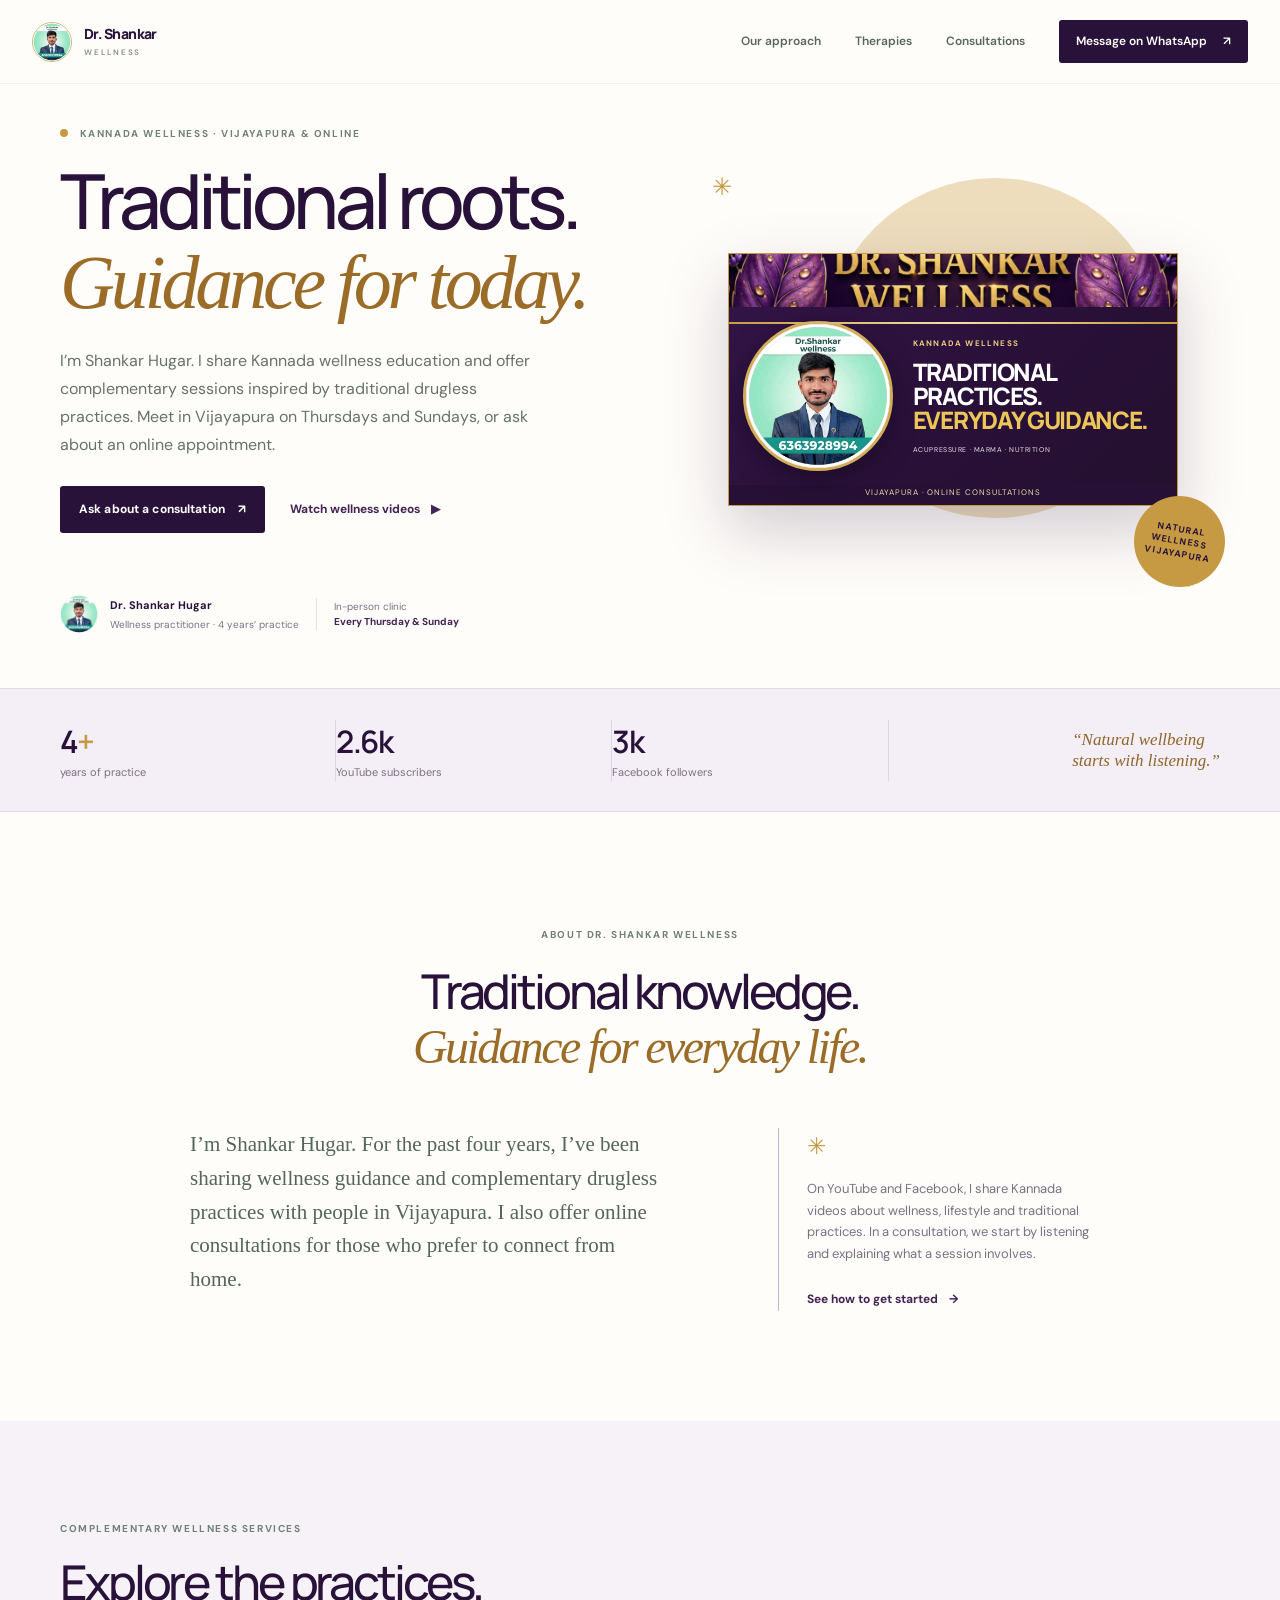
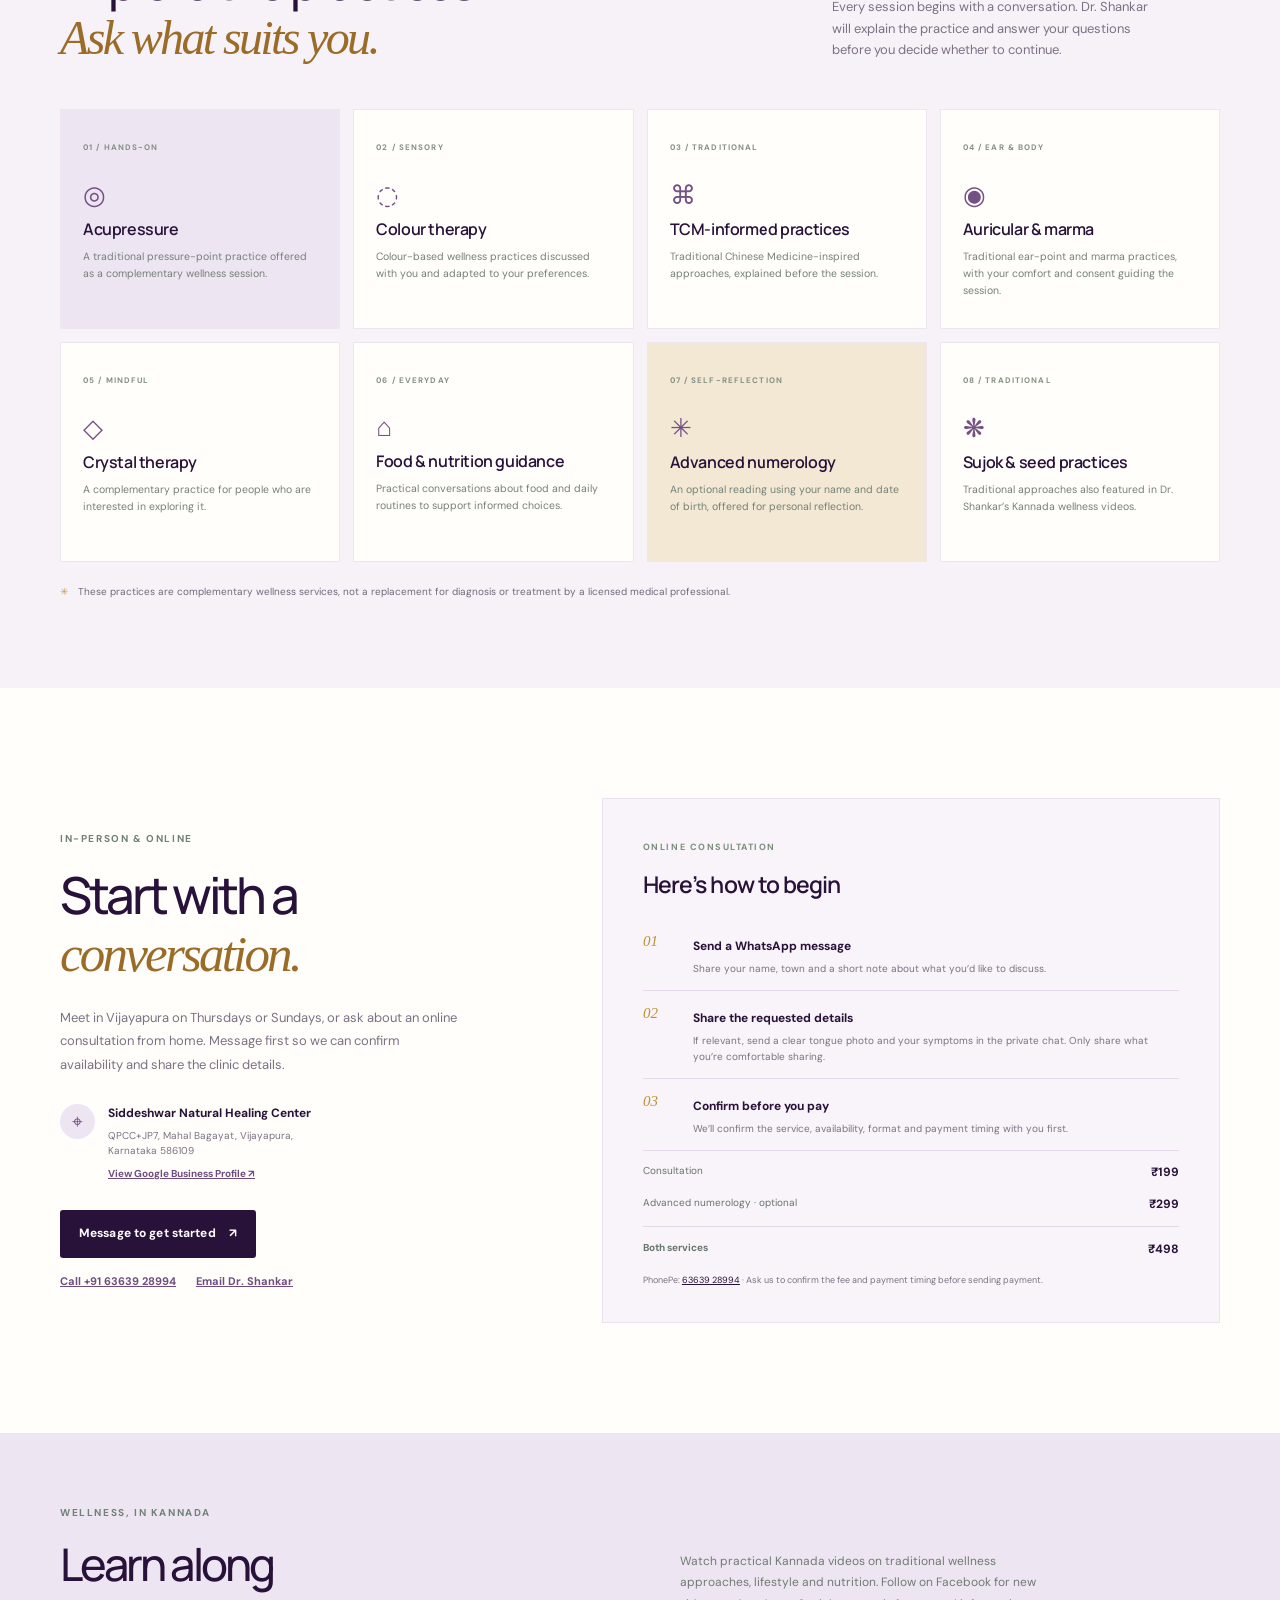
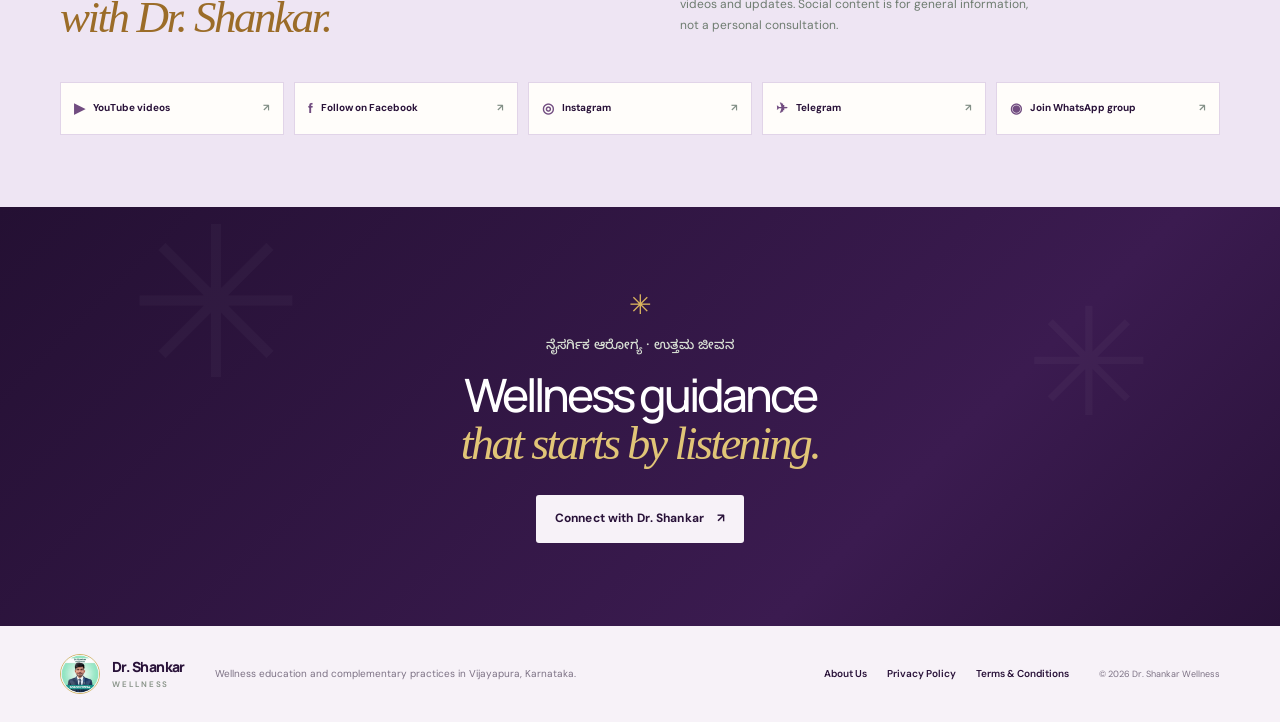
<file: index.html>
<!doctype html>
<html lang="en">
<head>
  <meta charset="utf-8">
  <meta name="viewport" content="width=device-width, initial-scale=1">
  <meta name="theme-color" content="#291239">
  <meta name="description" content="Kannada wellness education and complementary wellness consultations with Shankar Hugar in Vijayapura and online. Explore traditional practices, nutrition guidance and more.">
  <title>Dr. Shankar Wellness | Kannada wellness education & consultations</title>
  <link rel="preconnect" href="https://fonts.googleapis.com">
  <link rel="preconnect" href="https://fonts.gstatic.com" crossorigin>
  <link href="https://fonts.googleapis.com/css2?family=DM+Sans:wght@400;500;600;700&family=Manrope:wght@400;500;600;700;800&display=swap" rel="stylesheet">
  <link rel="stylesheet" href="styles.css">
</head>
<body>
  <header class="site-header">
    <a class="brand" href="#home" aria-label="Dr. Shankar Wellness home"><img class="brand-logo" src="assets/dr-shankar-logo.jpg" alt=""><span>Dr. Shankar <small>WELLNESS</small></span></a>
    <nav aria-label="Main navigation"><a href="#approach">Our approach</a><a href="#therapies">Therapies</a><a href="#consult">Consultations</a><a class="nav-cta" href="https://wa.me/916363928994?text=Namaste%2C%20I%27d%20like%20to%20ask%20about%20a%20consultation.">Message on WhatsApp <span>↗</span></a></nav>
  </header>

  <main id="home">
    <section class="hero wrap">
      <div class="hero-copy"><p class="eyebrow"><span></span> KANNADA WELLNESS · VIJAYAPURA & ONLINE</p>
        <h1>Traditional roots.<br><em>Guidance for today.</em></h1>
        <p class="intro">I’m Shankar Hugar. I share Kannada wellness education and offer complementary sessions inspired by traditional drugless practices. Meet in Vijayapura on Thursdays and Sundays, or ask about an online appointment.</p>
        <div class="hero-actions"><a class="button button-dark" href="https://wa.me/916363928994?text=Namaste%2C%20I%27d%20like%20to%20ask%20about%20a%20consultation.">Ask about a consultation <span>↗</span></a><a class="text-link" href="https://www.youtube.com/@DrShankarwellness" target="_blank" rel="noopener noreferrer">Watch wellness videos <span>▶</span></a></div>
        <div class="hero-proof"><img class="avatar" src="assets/dr-shankar-avatar.jpg" alt=""><span><strong>Dr. Shankar Hugar</strong><small>Wellness practitioner · 4 years’ practice</small></span><span class="proof-divider"></span><span class="proof-note">In-person clinic<br><strong>Every Thursday & Sunday</strong></span></div>
      </div>
      <div class="hero-art" aria-label="Dr. Shankar Wellness artwork inspired by its YouTube thumbnails"><div class="sun"></div><div class="art-card thumbnail-card"><img class="channel-banner" src="assets/channel-banner.jpg" alt="Dr. Shankar Wellness purple and gold channel banner"><div class="thumbnail-feature"><img class="thumbnail-logo" src="assets/dr-shankar-logo.jpg" alt="Dr. Shankar Wellness portrait logo"><div class="thumbnail-copy"><span>KANNADA WELLNESS</span><strong>Traditional<br>practices.<br><em>Everyday guidance.</em></strong><small>ACUPRESSURE · MARMA · NUTRITION</small></div></div><div class="art-subcaption">VIJAYAPURA · ONLINE CONSULTATIONS</div></div><div class="round-stamp">NATURAL<br>WELLNESS<br>VIJAYAPURA</div><span class="art-sparkle sparkle-one">✳</span><span class="art-sparkle sparkle-two">✳</span></div>
    </section>

    <section class="stats-band"><div class="wrap stats"><div><strong>4<span>+</span></strong><p>years of practice</p></div><div><strong>2.6k</strong><p>YouTube subscribers</p></div><div><strong>3k</strong><p>Facebook followers</p></div><div class="stats-note">“Natural wellbeing<br>starts with listening.”</div></div></section>

    <section class="section wrap" id="approach"><div class="section-heading"><p class="eyebrow">ABOUT DR. SHANKAR WELLNESS</p><h2>Traditional knowledge.<br><em>Guidance for everyday life.</em></h2></div><div class="approach-grid"><p class="large-copy">I’m Shankar Hugar. For the past four years, I’ve been sharing wellness guidance and complementary drugless practices with people in Vijayapura. I also offer online consultations for those who prefer to connect from home.</p><div class="approach-aside"><div class="line-icon">✳</div><p>On YouTube and Facebook, I share Kannada videos about wellness, lifestyle and traditional practices. In a consultation, we start by listening and explaining what a session involves.</p><a href="#consult" class="text-link">See how to get started <span>→</span></a></div></div></section>

    <section class="therapy-section" id="therapies"><div class="wrap"><div class="therapy-top"><div><p class="eyebrow">COMPLEMENTARY WELLNESS SERVICES</p><h2>Explore the practices.<br><em>Ask what suits you.</em></h2></div><p>Every session begins with a conversation. Dr. Shankar will explain the practice and answer your questions before you decide whether to continue.</p></div><div class="therapy-grid">
      <article class="therapy-card featured"><span class="therapy-number">01 / HANDS-ON</span><div class="therapy-icon">◎</div><h3>Acupressure</h3><p>A traditional pressure-point practice offered as a complementary wellness session.</p></article>
      <article class="therapy-card"><span class="therapy-number">02 / SENSORY</span><div class="therapy-icon">◌</div><h3>Colour therapy</h3><p>Colour-based wellness practices discussed with you and adapted to your preferences.</p></article>
      <article class="therapy-card"><span class="therapy-number">03 / TRADITIONAL</span><div class="therapy-icon">⌘</div><h3>TCM-informed practices</h3><p>Traditional Chinese Medicine-inspired approaches, explained before the session.</p></article>
      <article class="therapy-card"><span class="therapy-number">04 / EAR & BODY</span><div class="therapy-icon">◉</div><h3>Auricular & marma</h3><p>Traditional ear-point and marma practices, with your comfort and consent guiding the session.</p></article>
      <article class="therapy-card"><span class="therapy-number">05 / MINDFUL</span><div class="therapy-icon">◇</div><h3>Crystal therapy</h3><p>A complementary practice for people who are interested in exploring it.</p></article>
      <article class="therapy-card"><span class="therapy-number">06 / EVERYDAY</span><div class="therapy-icon">⌂</div><h3>Food & nutrition guidance</h3><p>Practical conversations about food and daily routines to support informed choices.</p></article>
      <article class="therapy-card numerology"><span class="therapy-number">07 / SELF-REFLECTION</span><div class="therapy-icon">✳</div><h3>Advanced numerology</h3><p>An optional reading using your name and date of birth, offered for personal reflection.</p></article>
      <article class="therapy-card"><span class="therapy-number">08 / TRADITIONAL</span><div class="therapy-icon">❋</div><h3>Sujok & seed practices</h3><p>Traditional approaches also featured in Dr. Shankar’s Kannada wellness videos.</p></article>
    </div><p class="care-note"><span>✳</span> These practices are complementary wellness services, not a replacement for diagnosis or treatment by a licensed medical professional.</p></div></section>

    <section class="section consult-section" id="consult"><div class="wrap consult-layout"><div class="consult-copy"><p class="eyebrow">IN-PERSON & ONLINE</p><h2>Start with a<br><em>conversation.</em></h2><p>Meet in Vijayapura on Thursdays or Sundays, or ask about an online consultation from home. Message first so we can confirm availability and share the clinic details.</p><div class="clinic-note"><span class="pin">⌖</span><span><strong>Siddeshwar Natural Healing Center</strong><small>QPCC+JP7, Mahal Bagayat, Vijayapura, Karnataka 586109</small><a class="profile-link" href="https://share.google/cuHiywpBTz2JQOs4Q" target="_blank" rel="noopener noreferrer">View Google Business Profile ↗</a></span></div><a class="button button-dark" href="https://wa.me/916363928994?text=Namaste%2C%20I%27d%20like%20to%20book%20a%20consultation.">Message to get started <span>↗</span></a><div class="contact-options"><a href="tel:+916363928994">Call +91 63639 28994</a><a href="mailto:drshankarwellness.lifestyle@gmail.com">Email Dr. Shankar</a></div></div>
      <div class="booking-card"><span class="booking-tag">ONLINE CONSULTATION</span><h3>Here’s how to begin</h3><ol><li><span>01</span><div><strong>Send a WhatsApp message</strong><p>Share your name, town and a short note about what you’d like to discuss.</p></div></li><li><span>02</span><div><strong>Share the requested details</strong><p>If relevant, send a clear tongue photo and your symptoms in the private chat. Only share what you’re comfortable sharing.</p></div></li><li><span>03</span><div><strong>Confirm before you pay</strong><p>We’ll confirm the service, availability, format and payment timing with you first.</p></div></li></ol><div class="fee-row"><span>Consultation</span><strong>₹199</strong></div><div class="fee-row"><span>Advanced numerology · optional</span><strong>₹299</strong></div><div class="fee-row total"><span>Both services</span><strong>₹498</strong></div><p class="payment-note">PhonePe: <a href="tel:+916363928994">63639 28994</a> · Ask us to confirm the fee and payment timing before sending payment.</p></div></div></section>

    <section class="social-section"><div class="wrap social-wrap"><div><p class="eyebrow">WELLNESS, IN KANNADA</p><h2>Learn along<br><em>with Dr. Shankar.</em></h2></div><p>Watch practical Kannada videos on traditional wellness approaches, lifestyle and nutrition. Follow on Facebook for new videos and updates. Social content is for general information, not a personal consultation.</p><div class="social-links"><a href="https://www.youtube.com/@DrShankarwellness" target="_blank" rel="noopener noreferrer"><span>▶</span> YouTube videos <b>↗</b></a><a href="https://www.facebook.com/people/DrShankar-Wellness/61593936115132/?checkpoint_src=any" target="_blank" rel="noopener noreferrer"><span>f</span> Follow on Facebook <b>↗</b></a><a href="https://www.instagram.com/drshankar_wellness/" target="_blank" rel="noopener noreferrer"><span>◎</span> Instagram <b>↗</b></a><a href="https://t.me/drshankarwellness" target="_blank" rel="noopener noreferrer"><span>✈</span> Telegram <b>↗</b></a><a href="https://chat.whatsapp.com/BtaCQHwfJJOCbqcVpNg3px?s=sh&p=a&mlu=4&ilr=4" target="_blank" rel="noopener noreferrer"><span>◉</span> Join WhatsApp group <b>↗</b></a></div></div></section>
    <section class="closing wrap"><div class="closing-flower">✳</div><p>ನೈಸರ್ಗಿಕ ಆರೋಗ್ಯ · ಉತ್ತಮ ಜೀವನ</p><h2>Wellness guidance<br><em>that starts by listening.</em></h2><a class="button button-light" href="https://wa.me/916363928994?text=Namaste%2C%20I%27d%20like%20to%20know%20more.">Connect with Dr. Shankar <span>↗</span></a></section>
  </main>
  <footer class="footer"><div class="wrap footer-inner"><a class="brand" href="#home"><img class="brand-logo" src="assets/dr-shankar-logo.jpg" alt=""><span>Dr. Shankar <small>WELLNESS</small></span></a><p>Wellness education and complementary practices in Vijayapura, Karnataka.</p><div><a href="about.html">About Us</a><a href="privacy-policy.html">Privacy Policy</a><a href="terms-and-conditions.html">Terms & Conditions</a></div><small>© 2026 Dr. Shankar Wellness</small></div></footer>
</body>
</html>
</file>
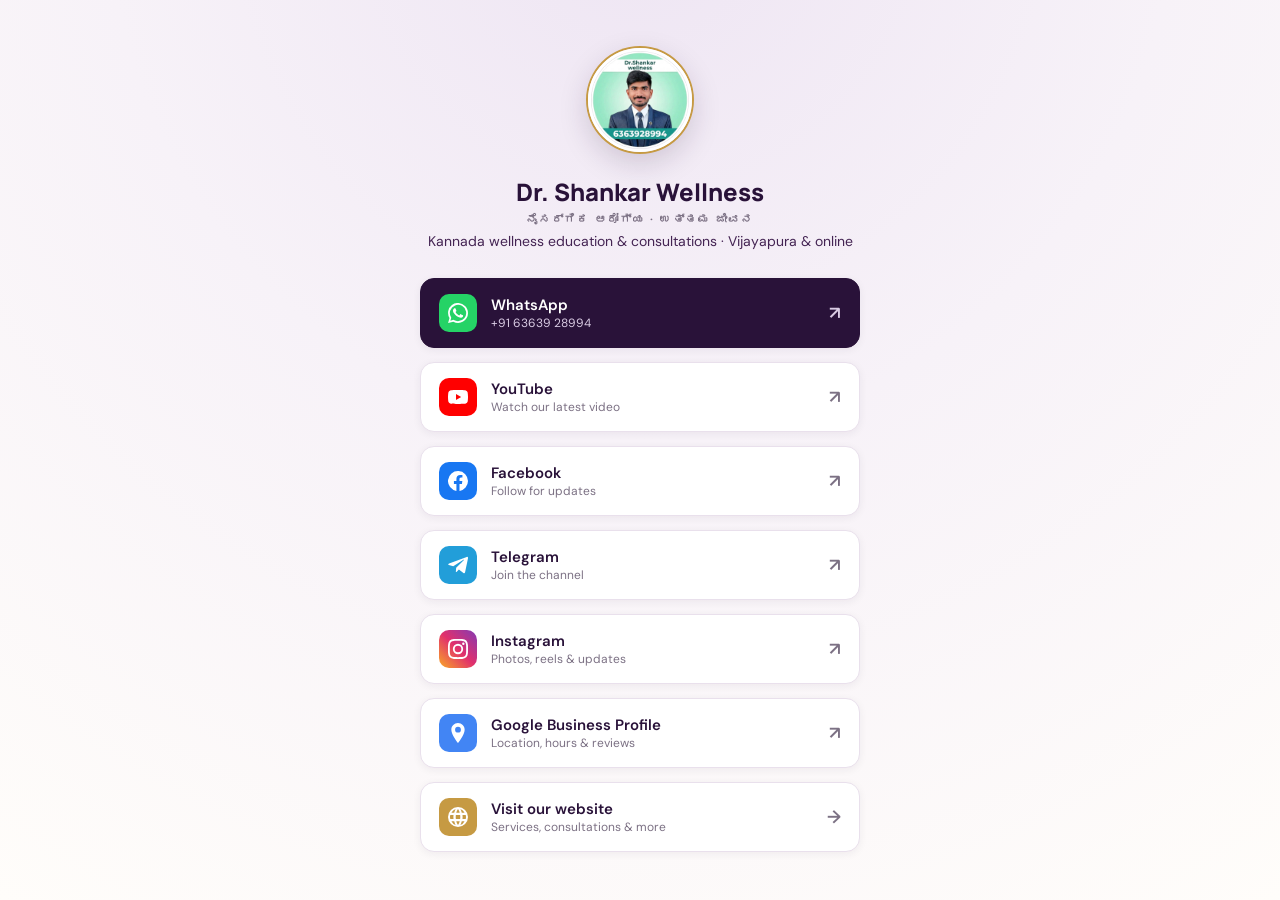
<file: links/index.html>
<!doctype html>
<html lang="en">
<head>
  <meta charset="utf-8">
  <meta name="viewport" content="width=device-width, initial-scale=1">
  <meta name="theme-color" content="#291239">
  <meta name="description" content="All Dr. Shankar Wellness links: YouTube, Facebook, Telegram and WhatsApp.">
  <title>Links | Dr. Shankar Wellness</title>
  <link rel="icon" href="../assets/dr-shankar-logo.jpg">
  <link rel="preconnect" href="https://fonts.googleapis.com">
  <link rel="preconnect" href="https://fonts.gstatic.com" crossorigin>
  <link href="https://fonts.googleapis.com/css2?family=DM+Sans:wght@400;500;600;700&family=Manrope:wght@600;700;800&display=swap" rel="stylesheet">
  <style>
    :root{--ink:#291239;--ink2:#442453;--muted:#7c7184;--gold:#c69a43;--paper:#fffdfa;--cream:#f7f2f8;--line:#e9e0ec}
    *{box-sizing:border-box}
    body{margin:0;min-height:100vh;font-family:'DM Sans',Arial,sans-serif;color:var(--ink);
      background:radial-gradient(circle at 50% -10%,#eee5f3 0,var(--cream) 45%,var(--paper) 100%);
      display:flex;justify-content:center;padding:48px 16px 32px}
    .card{width:100%;max-width:440px;text-align:center}
    .avatar{width:104px;height:104px;border-radius:50%;object-fit:cover;border:3px solid #fff;
      box-shadow:0 0 0 2px var(--gold),0 10px 30px rgba(41,18,57,.18)}
    h1{font-family:'Manrope','DM Sans',sans-serif;font-size:24px;font-weight:800;margin:18px 0 4px}
    .tag{font-size:11px;letter-spacing:.16em;font-weight:700;color:var(--muted);margin:0 0 6px;text-transform:uppercase}
    .bio{font-size:14px;color:var(--ink2);margin:0 0 28px}
    .links{display:flex;flex-direction:column;gap:14px;list-style:none;padding:0;margin:0}
    .links a{display:flex;align-items:center;gap:14px;padding:15px 18px;border-radius:14px;
      background:#fff;border:1px solid var(--line);color:var(--ink);text-decoration:none;font-weight:600;font-size:15px;
      box-shadow:0 2px 8px rgba(41,18,57,.06);transition:transform .15s,box-shadow .15s,border-color .15s}
    .links a:hover,.links a:focus-visible{transform:translateY(-2px);border-color:var(--gold);box-shadow:0 8px 20px rgba(41,18,57,.12);outline:none}
    .ico{flex:none;width:38px;height:38px;border-radius:10px;display:grid;place-items:center;color:#fff}
    .ico svg{width:20px;height:20px;fill:currentColor}
    .label{flex:1;text-align:left}
    .label small{display:block;font-weight:400;font-size:12px;color:var(--muted)}
    .arrow{color:var(--muted);font-size:18px}
    .yt{background:#ff0000}.fb{background:#1877f2}.tg{background:#229ed9}.wa{background:#25d366}.web{background:var(--gold)}.ig{background:linear-gradient(45deg,#f9a825,#e1306c 50%,#833ab4)}.gg{background:#4285f4}
    .links a.primary{background:var(--ink);color:#fff;border-color:var(--ink)}
    .links a.primary small,.links a.primary .arrow{color:#d9cbe3}
    footer{margin-top:32px;font-size:12px;color:var(--muted)}
    footer a{color:var(--ink2)}
  </style>
</head>
<body>
  <main class="card">
    <img class="avatar" src="../assets/dr-shankar-logo.jpg" alt="Dr. Shankar Wellness logo">
    <h1>Dr. Shankar Wellness</h1>
    <p class="tag">ನೈಸರ್ಗಿಕ ಆರೋಗ್ಯ · ಉತ್ತಮ ಜೀವನ</p>
    <p class="bio">Kannada wellness education &amp; consultations · Vijayapura &amp; online</p>

    <ul class="links">
      <li><a class="primary" href="https://wa.me/916363928994?text=Namaste%2C%20I%27d%20like%20to%20ask%20about%20a%20consultation." target="_blank" rel="noopener noreferrer">
        <span class="ico wa"><svg viewBox="0 0 24 24" aria-hidden="true"><path d="M17.5 14.4c-.3-.1-1.8-.9-2-1-.3-.1-.5-.1-.7.1-.2.3-.8 1-.9 1.2-.2.2-.3.2-.6.1-.3-.1-1.3-.5-2.4-1.5-.9-.8-1.5-1.8-1.7-2.1-.2-.3 0-.5.1-.6l.4-.5c.2-.2.2-.3.3-.5.1-.2 0-.4 0-.5l-.9-2.2c-.2-.6-.5-.5-.7-.5h-.6c-.2 0-.5.1-.8.4-.3.3-1 1-1 2.5s1.1 2.9 1.2 3.1c.1.2 2.1 3.2 5.1 4.5.7.3 1.3.5 1.7.6.7.2 1.4.2 1.9.1.6-.1 1.8-.7 2-1.4.2-.7.2-1.3.2-1.4-.1-.2-.3-.3-.6-.4zM12 21.8c-1.8 0-3.5-.5-5-1.4l-.4-.2-3.7 1 1-3.6-.2-.4A9.8 9.8 0 1 1 12 21.8zm8.4-18.2A11.8 11.8 0 0 0 1.8 17.9L.1 24l6.3-1.6A11.8 11.8 0 0 0 24 12.2c0-3.2-1.2-6.2-3.5-8.5z"/></svg></span>
        <span class="label">WhatsApp<small>+91 63639 28994</small></span><span class="arrow">↗</span></a></li>
      <li><a href="https://youtu.be/cetOoJQF0k8" target="_blank" rel="noopener noreferrer">
        <span class="ico yt"><svg viewBox="0 0 24 24" aria-hidden="true"><path d="M23.5 6.2a3 3 0 0 0-2.1-2.1C19.5 3.6 12 3.6 12 3.6s-7.5 0-9.4.5A3 3 0 0 0 .5 6.2 31 31 0 0 0 0 12a31 31 0 0 0 .5 5.8 3 3 0 0 0 2.1 2.1c1.9.5 9.4.5 9.4.5s7.5 0 9.4-.5a3 3 0 0 0 2.1-2.1A31 31 0 0 0 24 12a31 31 0 0 0-.5-5.8zM9.6 15.6V8.4l6.2 3.6-6.2 3.6z"/></svg></span>
        <span class="label">YouTube<small>Watch our latest video</small></span><span class="arrow">↗</span></a></li>
      <li><a href="https://www.facebook.com/profile.php?id=61593936115132" target="_blank" rel="noopener noreferrer">
        <span class="ico fb"><svg viewBox="0 0 24 24" aria-hidden="true"><path d="M24 12a12 12 0 1 0-13.9 11.9v-8.4h-3V12h3V9.4c0-3 1.8-4.7 4.5-4.7 1.3 0 2.7.2 2.7.2v2.9h-1.5c-1.5 0-2 .9-2 1.9V12h3.4l-.5 3.5h-2.9v8.4A12 12 0 0 0 24 12z"/></svg></span>
        <span class="label">Facebook<small>Follow for updates</small></span><span class="arrow">↗</span></a></li>
      <li><a href="https://t.me/drshankarwellness" target="_blank" rel="noopener noreferrer">
        <span class="ico tg"><svg viewBox="0 0 24 24" aria-hidden="true"><path d="M9.8 15.2l-.4 5.3c.6 0 .8-.2 1.1-.5l2.6-2.5 5.4 4c1 .5 1.7.3 2-.9l3.5-16.6c.3-1.5-.5-2-1.5-1.7L1.3 10.1C-.2 10.7-.2 11.5 1 11.9l5.3 1.6 12.2-7.7c.6-.4 1.1-.2.7.2z"/></svg></span>
        <span class="label">Telegram<small>Join the channel</small></span><span class="arrow">↗</span></a></li>
      <li><a href="https://www.instagram.com/drshankarwellness/" target="_blank" rel="noopener noreferrer">
        <span class="ico ig"><svg viewBox="0 0 24 24" aria-hidden="true"><path d="M12 2.2c3.2 0 3.6 0 4.8.1 3.2.1 4.8 1.7 4.9 4.9.1 1.3.1 1.6.1 4.8s0 3.6-.1 4.8c-.1 3.2-1.7 4.8-4.9 4.9-1.3.1-1.6.1-4.8.1s-3.6 0-4.8-.1c-3.3-.1-4.8-1.7-4.9-4.9C2.2 15.6 2.2 15.2 2.2 12s0-3.6.1-4.8C2.4 3.9 3.9 2.4 7.2 2.3 8.4 2.2 8.8 2.2 12 2.2zM12 0C8.7 0 8.3 0 7.1.1 2.7.3.3 2.7.1 7.1 0 8.3 0 8.7 0 12s0 3.7.1 4.9c.2 4.4 2.6 6.8 7 7 1.2.1 1.6.1 4.9.1s3.7 0 4.9-.1c4.4-.2 6.8-2.6 7-7 .1-1.2.1-1.6.1-4.9s0-3.7-.1-4.9c-.2-4.4-2.6-6.8-7-7C15.7 0 15.3 0 12 0zm0 5.8a6.2 6.2 0 1 0 0 12.4 6.2 6.2 0 0 0 0-12.4zM12 16a4 4 0 1 1 0-8 4 4 0 0 1 0 8zm6.4-11.8a1.4 1.4 0 1 0 0 2.9 1.4 1.4 0 0 0 0-2.9z"/></svg></span>
        <span class="label">Instagram<small>Photos, reels &amp; updates</small></span><span class="arrow">↗</span></a></li>
      <li><a href="https://share.google/3cyVlr8FbWWHtH5Yg" target="_blank" rel="noopener noreferrer">
        <span class="ico gg"><svg viewBox="0 0 24 24" aria-hidden="true"><path d="M12 0C7.6 0 4 3.6 4 8c0 6 8 16 8 16s8-10 8-16c0-4.4-3.6-8-8-8zm0 11.5A3.5 3.5 0 1 1 12 4.5a3.5 3.5 0 0 1 0 7z"/></svg></span>
        <span class="label">Google Business Profile<small>Location, hours &amp; reviews</small></span><span class="arrow">↗</span></a></li>
      <li><a href="../index.html">
        <span class="ico web"><svg viewBox="0 0 24 24" aria-hidden="true"><path d="M12 0a12 12 0 1 0 0 24 12 12 0 0 0 0-24zm7.9 7h-3.4a18 18 0 0 0-1.6-4.6A9.6 9.6 0 0 1 19.9 7zM12 2.4c.9 1.3 1.7 2.9 2.1 4.6H9.9c.4-1.7 1.2-3.3 2.1-4.6zM2.7 14.4a9.7 9.7 0 0 1 0-4.8h3.9a20 20 0 0 0 0 4.8H2.7zm1.4 2.6h3.4c.4 1.6.9 3.2 1.6 4.6A9.6 9.6 0 0 1 4.1 17zM7.5 7H4.1a9.6 9.6 0 0 1 5-4.6C8.4 3.8 7.9 5.4 7.5 7zM12 21.6c-.9-1.3-1.7-2.9-2.1-4.6h4.2c-.4 1.7-1.2 3.3-2.1 4.6zm2.6-7.2H9.4a17.6 17.6 0 0 1 0-4.8h5.2a17.6 17.6 0 0 1 0 4.8zm.3 7.2c.7-1.4 1.2-3 1.6-4.6h3.4a9.6 9.6 0 0 1-5 4.6zm2.5-7.2a20 20 0 0 0 0-4.8h3.9a9.7 9.7 0 0 1 0 4.8h-3.9z"/></svg></span>
        <span class="label">Visit our website<small>Services, consultations &amp; more</small></span><span class="arrow">→</span></a></li>
    </ul>
  </main>
</body>
</html>
</file>
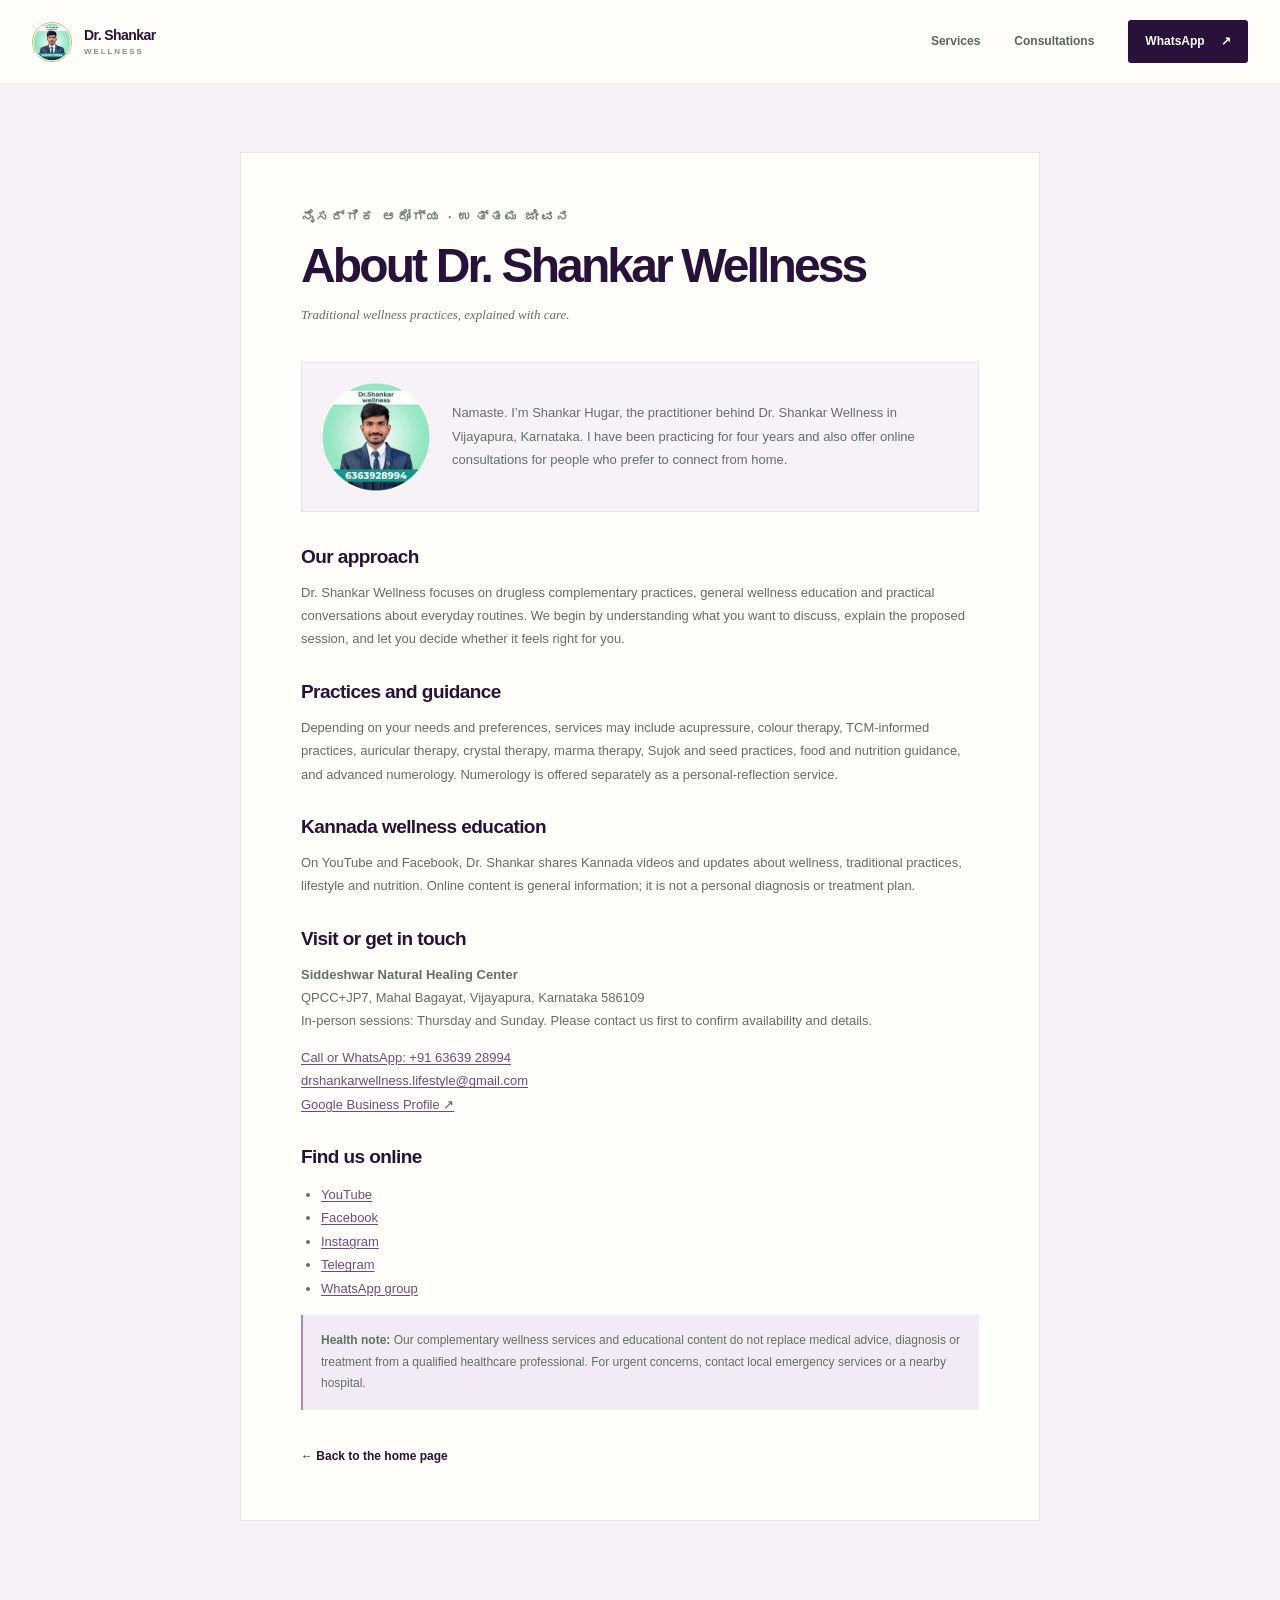
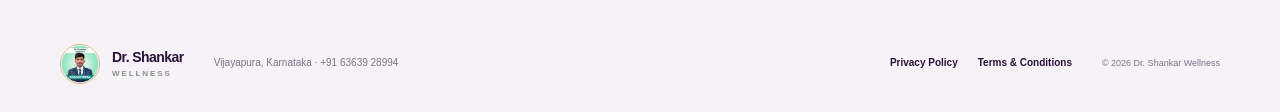
<file: about.html>
<!doctype html>
<html lang="en">
<head><meta charset="utf-8"><meta name="viewport" content="width=device-width, initial-scale=1"><meta name="theme-color" content="#291239"><meta name="description" content="Meet Shankar Hugar and learn about Dr. Shankar Wellness in Vijayapura."><title>About Us | Dr. Shankar Wellness</title><link rel="stylesheet" href="styles.css"></head>
<body>
  <header class="site-header"><a class="brand" href="index.html"><img class="brand-logo" src="assets/dr-shankar-logo.jpg" alt=""><span>Dr. Shankar <small>WELLNESS</small></span></a><nav><a href="index.html#therapies">Services</a><a href="index.html#consult">Consultations</a><a class="nav-cta" href="https://wa.me/916363928994">WhatsApp <span>↗</span></a></nav></header>
  <main class="policy-main"><article class="policy-shell"><p class="eyebrow">ನೈಸರ್ಗಿಕ ಆರೋಗ್ಯ · ಉತ್ತಮ ಜೀವನ</p><h1>About Dr. Shankar Wellness</h1><p class="policy-lead">Traditional wellness practices, explained with care.</p>
    <div class="about-intro"><img src="assets/dr-shankar-logo.jpg" alt="Dr. Shankar Wellness portrait logo"><p>Namaste. I’m Shankar Hugar, the practitioner behind Dr. Shankar Wellness in Vijayapura, Karnataka. I have been practicing for four years and also offer online consultations for people who prefer to connect from home.</p></div>
    <h2>Our approach</h2><p>Dr. Shankar Wellness focuses on drugless complementary practices, general wellness education and practical conversations about everyday routines. We begin by understanding what you want to discuss, explain the proposed session, and let you decide whether it feels right for you.</p>
    <h2>Practices and guidance</h2><p>Depending on your needs and preferences, services may include acupressure, colour therapy, TCM-informed practices, auricular therapy, crystal therapy, marma therapy, Sujok and seed practices, food and nutrition guidance, and advanced numerology. Numerology is offered separately as a personal-reflection service.</p>
    <h2>Kannada wellness education</h2><p>On YouTube and Facebook, Dr. Shankar shares Kannada videos and updates about wellness, traditional practices, lifestyle and nutrition. Online content is general information; it is not a personal diagnosis or treatment plan.</p>
    <h2>Visit or get in touch</h2><p><strong>Siddeshwar Natural Healing Center</strong><br>QPCC+JP7, Mahal Bagayat, Vijayapura, Karnataka 586109<br>In-person sessions: Thursday and Sunday. Please contact us first to confirm availability and details.</p>
    <p><a href="tel:+916363928994">Call or WhatsApp: +91 63639 28994</a><br><a href="mailto:drshankarwellness.lifestyle@gmail.com">drshankarwellness.lifestyle@gmail.com</a><br><a href="https://share.google/cuHiywpBTz2JQOs4Q" target="_blank" rel="noopener noreferrer">Google Business Profile ↗</a></p>
    <h2>Find us online</h2><ul><li><a href="https://www.youtube.com/@DrShankarwellness" target="_blank" rel="noopener noreferrer">YouTube</a></li><li><a href="https://www.facebook.com/people/DrShankar-Wellness/61593936115132/?checkpoint_src=any" target="_blank" rel="noopener noreferrer">Facebook</a></li><li><a href="https://www.instagram.com/drshankar_wellness/" target="_blank" rel="noopener noreferrer">Instagram</a></li><li><a href="https://t.me/drshankarwellness" target="_blank" rel="noopener noreferrer">Telegram</a></li><li><a href="https://chat.whatsapp.com/BtaCQHwfJJOCbqcVpNg3px?s=sh&p=a&mlu=4&ilr=4" target="_blank" rel="noopener noreferrer">WhatsApp group</a></li></ul>
    <p class="policy-callout"><strong>Health note:</strong> Our complementary wellness services and educational content do not replace medical advice, diagnosis or treatment from a qualified healthcare professional. For urgent concerns, contact local emergency services or a nearby hospital.</p>
    <a class="back-link" href="index.html">← Back to the home page</a>
  </article></main>
  <footer class="footer"><div class="wrap footer-inner"><a class="brand" href="index.html"><img class="brand-logo" src="assets/dr-shankar-logo.jpg" alt=""><span>Dr. Shankar <small>WELLNESS</small></span></a><p>Vijayapura, Karnataka · <a href="tel:+916363928994">+91 63639 28994</a></p><div><a href="privacy-policy.html">Privacy Policy</a><a href="terms-and-conditions.html">Terms & Conditions</a></div><small>© 2026 Dr. Shankar Wellness</small></div></footer>
</body></html>
</file>
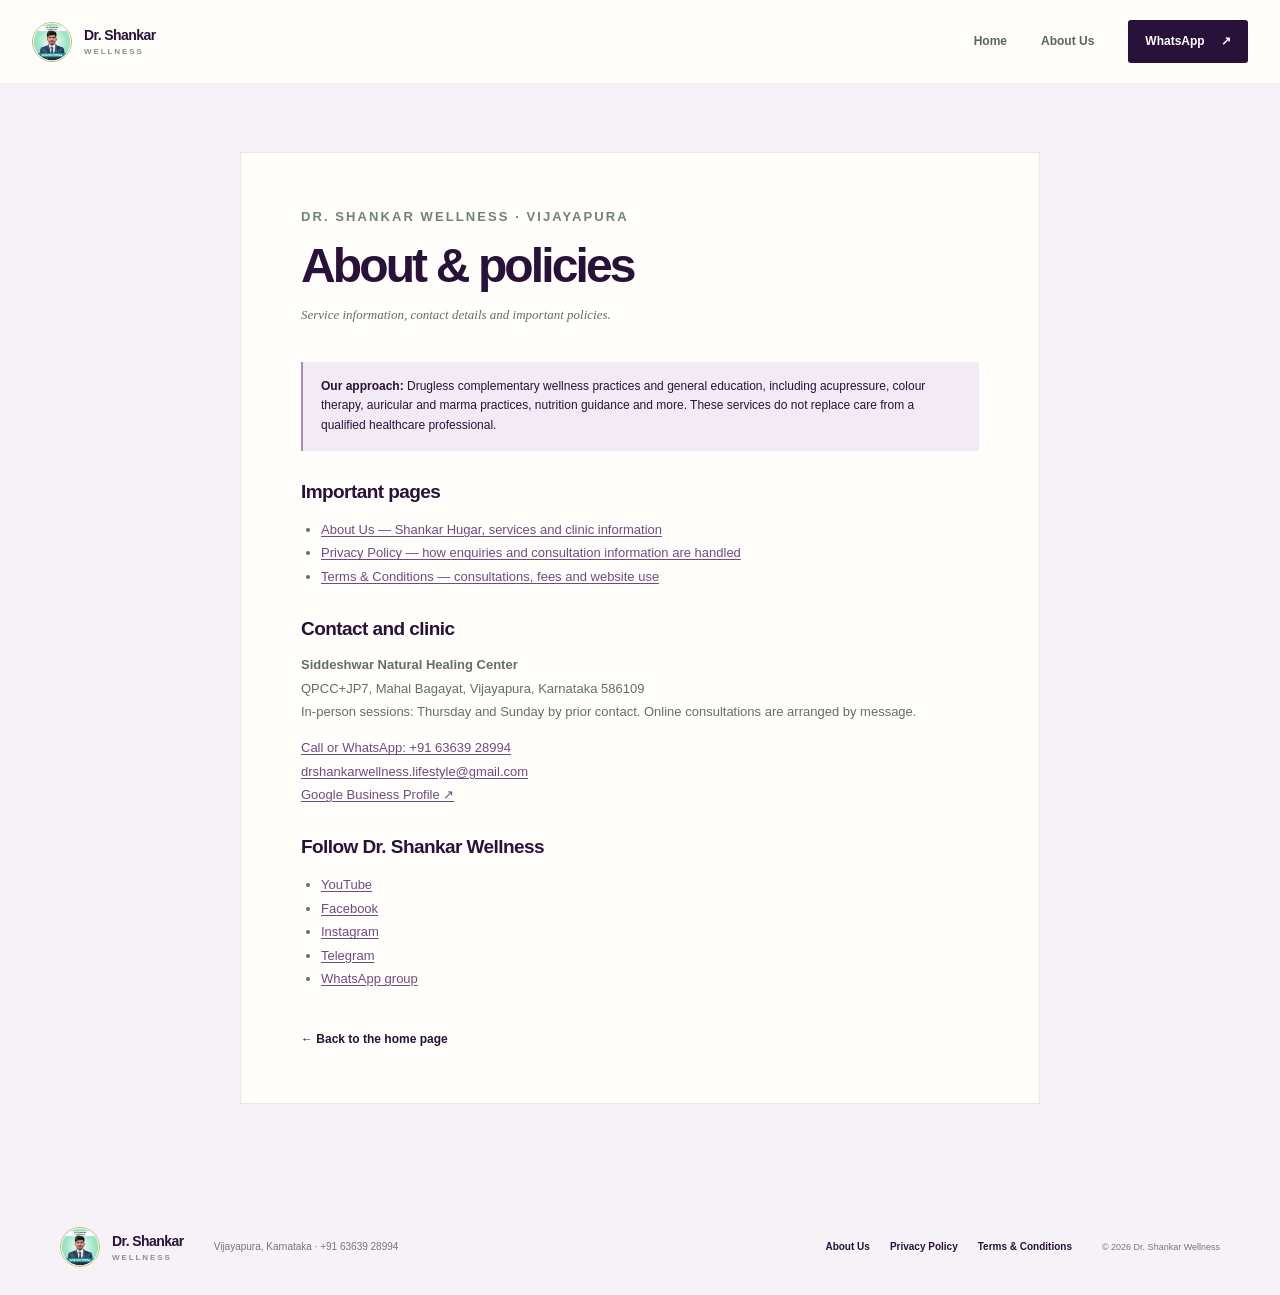
<file: policies.html>
<!doctype html>
<html lang="en">
<head>
  <meta charset="utf-8"><meta name="viewport" content="width=device-width, initial-scale=1"><meta name="theme-color" content="#291239">
  <meta name="description" content="About Dr. Shankar Wellness, privacy policy, terms and conditions, contact details and social media.">
  <title>About & Policies | Dr. Shankar Wellness</title><link rel="stylesheet" href="styles.css">
</head>
<body>
  <header class="site-header"><a class="brand" href="index.html"><img class="brand-logo" src="assets/dr-shankar-logo.jpg" alt=""><span>Dr. Shankar <small>WELLNESS</small></span></a><nav><a href="index.html">Home</a><a href="about.html">About Us</a><a class="nav-cta" href="https://wa.me/916363928994">WhatsApp <span>↗</span></a></nav></header>
  <main class="policy-main"><article class="policy-shell"><p class="eyebrow">DR. SHANKAR WELLNESS · VIJAYAPURA</p><h1>About & policies</h1><p class="policy-lead">Service information, contact details and important policies.</p>
    <div class="policy-callout"><strong>Our approach:</strong> Drugless complementary wellness practices and general education, including acupressure, colour therapy, auricular and marma practices, nutrition guidance and more. These services do not replace care from a qualified healthcare professional.</div>
    <h2>Important pages</h2><ul><li><a href="about.html">About Us — Shankar Hugar, services and clinic information</a></li><li><a href="privacy-policy.html">Privacy Policy — how enquiries and consultation information are handled</a></li><li><a href="terms-and-conditions.html">Terms & Conditions — consultations, fees and website use</a></li></ul>
    <h2>Contact and clinic</h2><p><strong>Siddeshwar Natural Healing Center</strong><br>QPCC+JP7, Mahal Bagayat, Vijayapura, Karnataka 586109<br>In-person sessions: Thursday and Sunday by prior contact. Online consultations are arranged by message.</p>
    <p><a href="tel:+916363928994">Call or WhatsApp: +91 63639 28994</a><br><a href="mailto:drshankarwellness.lifestyle@gmail.com">drshankarwellness.lifestyle@gmail.com</a><br><a href="https://share.google/cuHiywpBTz2JQOs4Q" target="_blank" rel="noopener noreferrer">Google Business Profile ↗</a></p>
    <h2>Follow Dr. Shankar Wellness</h2><ul><li><a href="https://www.youtube.com/@DrShankarwellness" target="_blank" rel="noopener noreferrer">YouTube</a></li><li><a href="https://www.facebook.com/people/DrShankar-Wellness/61593936115132/?checkpoint_src=any" target="_blank" rel="noopener noreferrer">Facebook</a></li><li><a href="https://www.instagram.com/drshankar_wellness/" target="_blank" rel="noopener noreferrer">Instagram</a></li><li><a href="https://t.me/drshankarwellness" target="_blank" rel="noopener noreferrer">Telegram</a></li><li><a href="https://chat.whatsapp.com/BtaCQHwfJJOCbqcVpNg3px?s=sh&p=a&mlu=4&ilr=4" target="_blank" rel="noopener noreferrer">WhatsApp group</a></li></ul>
    <a class="back-link" href="index.html">← Back to the home page</a>
  </article></main>
  <footer class="footer"><div class="wrap footer-inner"><a class="brand" href="index.html"><img class="brand-logo" src="assets/dr-shankar-logo.jpg" alt=""><span>Dr. Shankar <small>WELLNESS</small></span></a><p>Vijayapura, Karnataka · <a href="tel:+916363928994">+91 63639 28994</a></p><div><a href="about.html">About Us</a><a href="privacy-policy.html">Privacy Policy</a><a href="terms-and-conditions.html">Terms & Conditions</a></div><small>© 2026 Dr. Shankar Wellness</small></div></footer>
</body>
</html>
</file>
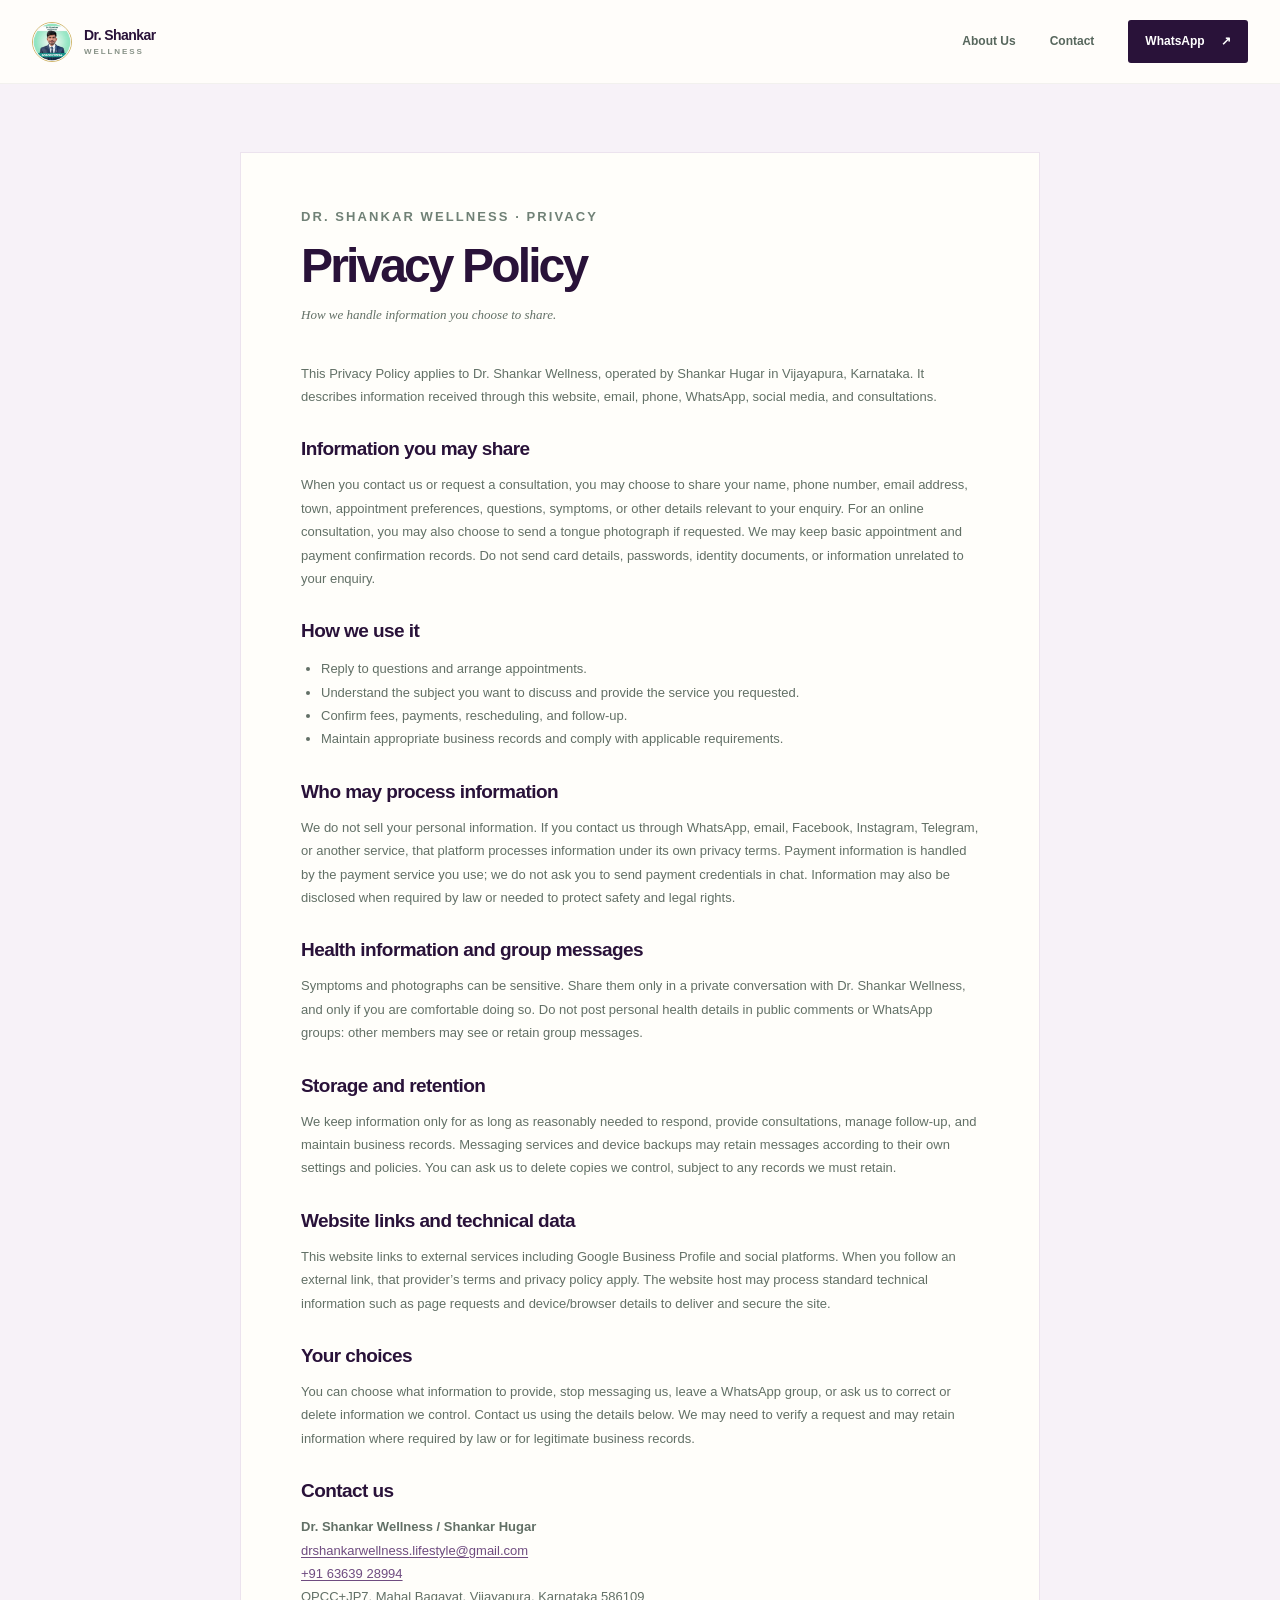
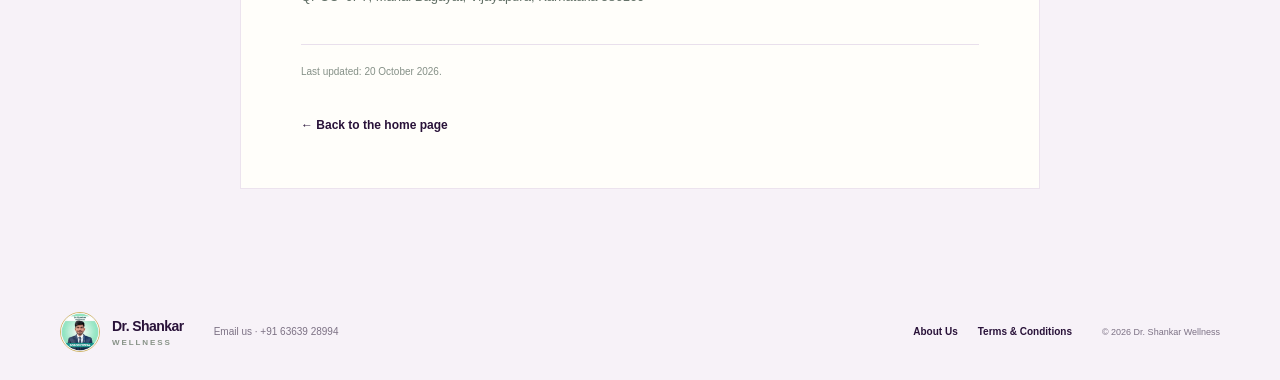
<file: privacy-policy.html>
<!doctype html>
<html lang="en">
<head><meta charset="utf-8"><meta name="viewport" content="width=device-width, initial-scale=1"><meta name="theme-color" content="#291239"><meta name="description" content="Privacy Policy for Dr. Shankar Wellness consultations, enquiries, and website visitors."><title>Privacy Policy | Dr. Shankar Wellness</title><link rel="stylesheet" href="styles.css"></head>
<body>
  <header class="site-header"><a class="brand" href="index.html"><img class="brand-logo" src="assets/dr-shankar-logo.jpg" alt=""><span>Dr. Shankar <small>WELLNESS</small></span></a><nav><a href="about.html">About Us</a><a href="index.html#consult">Contact</a><a class="nav-cta" href="https://wa.me/916363928994">WhatsApp <span>↗</span></a></nav></header>
  <main class="policy-main"><article class="policy-shell"><p class="eyebrow">DR. SHANKAR WELLNESS · PRIVACY</p><h1>Privacy Policy</h1><p class="policy-lead">How we handle information you choose to share.</p>
    <p>This Privacy Policy applies to Dr. Shankar Wellness, operated by Shankar Hugar in Vijayapura, Karnataka. It describes information received through this website, email, phone, WhatsApp, social media, and consultations.</p>
    <h2>Information you may share</h2><p>When you contact us or request a consultation, you may choose to share your name, phone number, email address, town, appointment preferences, questions, symptoms, or other details relevant to your enquiry. For an online consultation, you may also choose to send a tongue photograph if requested. We may keep basic appointment and payment confirmation records. Do not send card details, passwords, identity documents, or information unrelated to your enquiry.</p>
    <h2>How we use it</h2><ul><li>Reply to questions and arrange appointments.</li><li>Understand the subject you want to discuss and provide the service you requested.</li><li>Confirm fees, payments, rescheduling, and follow-up.</li><li>Maintain appropriate business records and comply with applicable requirements.</li></ul>
    <h2>Who may process information</h2><p>We do not sell your personal information. If you contact us through WhatsApp, email, Facebook, Instagram, Telegram, or another service, that platform processes information under its own privacy terms. Payment information is handled by the payment service you use; we do not ask you to send payment credentials in chat. Information may also be disclosed when required by law or needed to protect safety and legal rights.</p>
    <h2>Health information and group messages</h2><p>Symptoms and photographs can be sensitive. Share them only in a private conversation with Dr. Shankar Wellness, and only if you are comfortable doing so. Do not post personal health details in public comments or WhatsApp groups: other members may see or retain group messages.</p>
    <h2>Storage and retention</h2><p>We keep information only for as long as reasonably needed to respond, provide consultations, manage follow-up, and maintain business records. Messaging services and device backups may retain messages according to their own settings and policies. You can ask us to delete copies we control, subject to any records we must retain.</p>
    <h2>Website links and technical data</h2><p>This website links to external services including Google Business Profile and social platforms. When you follow an external link, that provider’s terms and privacy policy apply. The website host may process standard technical information such as page requests and device/browser details to deliver and secure the site.</p>
    <h2>Your choices</h2><p>You can choose what information to provide, stop messaging us, leave a WhatsApp group, or ask us to correct or delete information we control. Contact us using the details below. We may need to verify a request and may retain information where required by law or for legitimate business records.</p>
    <h2>Contact us</h2><p><strong>Dr. Shankar Wellness / Shankar Hugar</strong><br><a href="mailto:drshankarwellness.lifestyle@gmail.com">drshankarwellness.lifestyle@gmail.com</a><br><a href="tel:+916363928994">+91 63639 28994</a><br>QPCC+JP7, Mahal Bagayat, Vijayapura, Karnataka 586109</p>
    <p class="updated">Last updated: 20 October 2026.</p><a class="back-link" href="index.html">← Back to the home page</a>
  </article></main>
  <footer class="footer"><div class="wrap footer-inner"><a class="brand" href="index.html"><img class="brand-logo" src="assets/dr-shankar-logo.jpg" alt=""><span>Dr. Shankar <small>WELLNESS</small></span></a><p><a href="mailto:drshankarwellness.lifestyle@gmail.com">Email us</a> · <a href="tel:+916363928994">+91 63639 28994</a></p><div><a href="about.html">About Us</a><a href="terms-and-conditions.html">Terms & Conditions</a></div><small>© 2026 Dr. Shankar Wellness</small></div></footer>
</body></html>
</file>
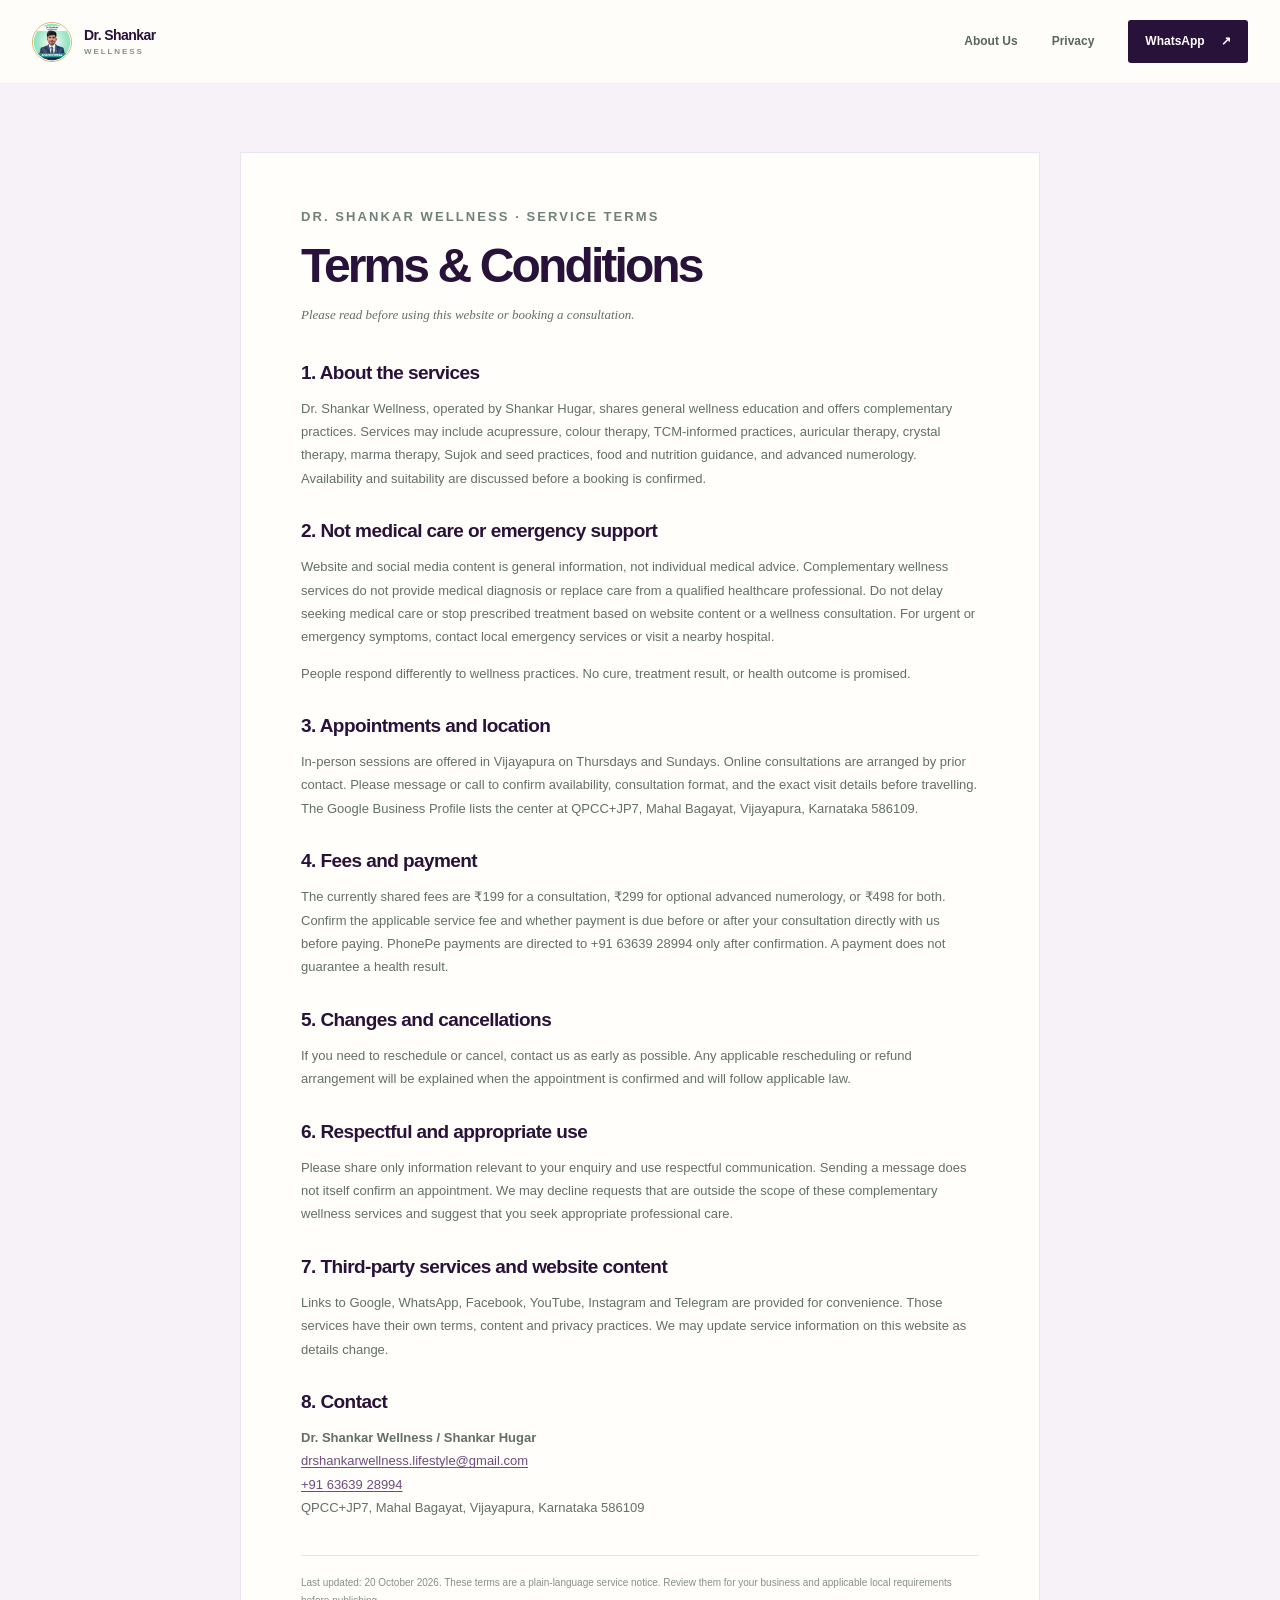
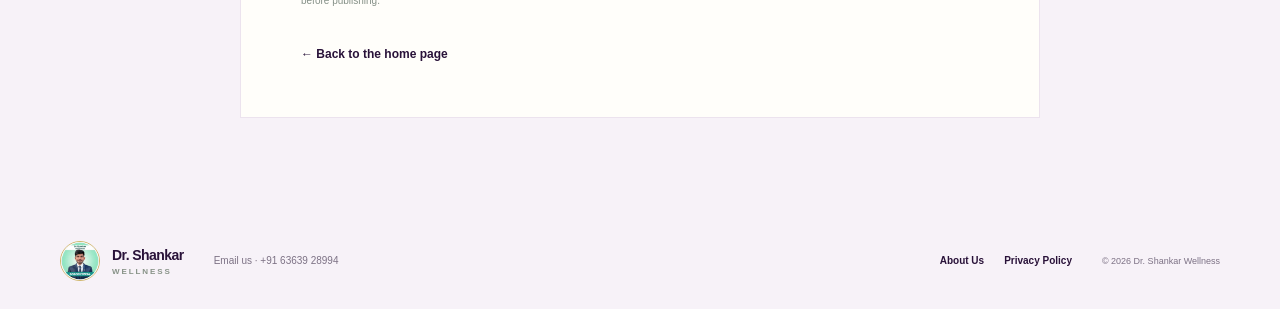
<file: terms-and-conditions.html>
<!doctype html>
<html lang="en">
<head><meta charset="utf-8"><meta name="viewport" content="width=device-width, initial-scale=1"><meta name="theme-color" content="#291239"><meta name="description" content="Terms and Conditions for Dr. Shankar Wellness website and consultations."><title>Terms & Conditions | Dr. Shankar Wellness</title><link rel="stylesheet" href="styles.css"></head>
<body>
  <header class="site-header"><a class="brand" href="index.html"><img class="brand-logo" src="assets/dr-shankar-logo.jpg" alt=""><span>Dr. Shankar <small>WELLNESS</small></span></a><nav><a href="about.html">About Us</a><a href="privacy-policy.html">Privacy</a><a class="nav-cta" href="https://wa.me/916363928994">WhatsApp <span>↗</span></a></nav></header>
  <main class="policy-main"><article class="policy-shell"><p class="eyebrow">DR. SHANKAR WELLNESS · SERVICE TERMS</p><h1>Terms & Conditions</h1><p class="policy-lead">Please read before using this website or booking a consultation.</p>
    <h2>1. About the services</h2><p>Dr. Shankar Wellness, operated by Shankar Hugar, shares general wellness education and offers complementary practices. Services may include acupressure, colour therapy, TCM-informed practices, auricular therapy, crystal therapy, marma therapy, Sujok and seed practices, food and nutrition guidance, and advanced numerology. Availability and suitability are discussed before a booking is confirmed.</p>
    <h2>2. Not medical care or emergency support</h2><p>Website and social media content is general information, not individual medical advice. Complementary wellness services do not provide medical diagnosis or replace care from a qualified healthcare professional. Do not delay seeking medical care or stop prescribed treatment based on website content or a wellness consultation. For urgent or emergency symptoms, contact local emergency services or visit a nearby hospital.</p><p>People respond differently to wellness practices. No cure, treatment result, or health outcome is promised.</p>
    <h2>3. Appointments and location</h2><p>In-person sessions are offered in Vijayapura on Thursdays and Sundays. Online consultations are arranged by prior contact. Please message or call to confirm availability, consultation format, and the exact visit details before travelling. The Google Business Profile lists the center at QPCC+JP7, Mahal Bagayat, Vijayapura, Karnataka 586109.</p>
    <h2>4. Fees and payment</h2><p>The currently shared fees are ₹199 for a consultation, ₹299 for optional advanced numerology, or ₹498 for both. Confirm the applicable service fee and whether payment is due before or after your consultation directly with us before paying. PhonePe payments are directed to +91 63639 28994 only after confirmation. A payment does not guarantee a health result.</p>
    <h2>5. Changes and cancellations</h2><p>If you need to reschedule or cancel, contact us as early as possible. Any applicable rescheduling or refund arrangement will be explained when the appointment is confirmed and will follow applicable law.</p>
    <h2>6. Respectful and appropriate use</h2><p>Please share only information relevant to your enquiry and use respectful communication. Sending a message does not itself confirm an appointment. We may decline requests that are outside the scope of these complementary wellness services and suggest that you seek appropriate professional care.</p>
    <h2>7. Third-party services and website content</h2><p>Links to Google, WhatsApp, Facebook, YouTube, Instagram and Telegram are provided for convenience. Those services have their own terms, content and privacy practices. We may update service information on this website as details change.</p>
    <h2>8. Contact</h2><p><strong>Dr. Shankar Wellness / Shankar Hugar</strong><br><a href="mailto:drshankarwellness.lifestyle@gmail.com">drshankarwellness.lifestyle@gmail.com</a><br><a href="tel:+916363928994">+91 63639 28994</a><br>QPCC+JP7, Mahal Bagayat, Vijayapura, Karnataka 586109</p>
    <p class="updated">Last updated: 20 October 2026. These terms are a plain-language service notice. Review them for your business and applicable local requirements before publishing.</p><a class="back-link" href="index.html">← Back to the home page</a>
  </article></main>
  <footer class="footer"><div class="wrap footer-inner"><a class="brand" href="index.html"><img class="brand-logo" src="assets/dr-shankar-logo.jpg" alt=""><span>Dr. Shankar <small>WELLNESS</small></span></a><p><a href="mailto:drshankarwellness.lifestyle@gmail.com">Email us</a> · <a href="tel:+916363928994">+91 63639 28994</a></p><div><a href="about.html">About Us</a><a href="privacy-policy.html">Privacy Policy</a></div><small>© 2026 Dr. Shankar Wellness</small></div></footer>
</body></html>
</file>
<file: styles.css>
@import url('https://fonts.googleapis.com/css2?family=Noto+Sans+Kannada:wght@400;500;600;700&display=swap');
:root{--ink:#203c32;--ink2:#38564b;--muted:#758278;--sage:#dfe8d8;--sage2:#b9cbb2;--cream:#f6f5ed;--paper:#fffefa;--orange:#d8794d;--line:#e4e8dd;--serif:Georgia,'Times New Roman',serif;--sans:'DM Sans',Arial,sans-serif;--display:'Manrope','DM Sans',sans-serif}*{box-sizing:border-box}html{scroll-behavior:smooth}body{margin:0;color:var(--ink);background:var(--paper);font-family:var(--sans);font-size:15px;line-height:1.65}a{color:inherit;text-decoration:none}.wrap{width:min(1160px,calc(100% - 64px));margin:0 auto}.site-header{height:84px;display:flex;align-items:center;justify-content:space-between;padding:0 max(32px,calc((100% - 1240px)/2));background:rgba(255,254,250,.94);position:sticky;top:0;z-index:5;border-bottom:1px solid rgba(32,60,50,.06)}.brand{display:flex;align-items:center;gap:10px;font-family:var(--display);font-size:14px;font-weight:800;letter-spacing:-.04em;line-height:1.15}.brand-mark{font-size:29px;color:var(--orange);line-height:1}.brand small{display:block;font:600 8px var(--sans);letter-spacing:.24em;color:#879287;margin-top:4px}.site-header nav{display:flex;align-items:center;gap:34px;font-size:12px;font-weight:600}.site-header nav>a:not(.nav-cta){color:#57675d}.nav-cta{background:var(--ink);color:white;padding:12px 17px;border-radius:3px}.nav-cta span,.button span{margin-left:13px}.hero{min-height:600px;display:grid;grid-template-columns:1.05fr .95fr;align-items:center;gap:35px;padding-top:42px;padding-bottom:55px}.eyebrow{font-size:10px;letter-spacing:.16em;font-weight:700;color:#708176;margin:0 0 18px}.eyebrow span{display:inline-block;width:8px;height:8px;background:var(--orange);border-radius:50%;margin-right:8px}.hero h1,.section h2,.therapy-top h2,.consult-copy h2,.social-wrap h2,.closing h2{font:500 clamp(48px,6.1vw,76px)/1.04 var(--display);letter-spacing:-.065em;margin:0;color:var(--ink)}h1 em,h2 em{font-family:var(--serif);font-weight:400;color:#739077;letter-spacing:-.055em}.intro{font-size:16px;line-height:1.75;color:#66736a;max-width:490px;margin:25px 0 27px}.hero-actions{display:flex;align-items:center;gap:25px}.button{display:inline-flex;align-items:center;justify-content:center;padding:14px 19px;font-size:12px;font-weight:700;letter-spacing:.01em;border-radius:3px}.button-dark{background:var(--ink);color:#fff}.button-light{background:var(--cream);color:var(--ink)}.text-link{font-size:12px;font-weight:700;color:var(--ink2)}.text-link span{margin-left:8px}.hero-proof{display:flex;align-items:center;gap:12px;margin-top:62px;font-size:11px}.avatar{width:38px;height:38px;border-radius:50%;display:grid;place-items:center;background:#e5a978;color:#fff;font-family:var(--serif);font-size:21px}.hero-proof strong,.hero-proof small{display:block}.hero-proof small{font-size:10px;color:var(--muted);margin-top:3px}.proof-divider{height:32px;width:1px;background:#dfe4da;margin:0 5px}.proof-note{font-size:10px;line-height:1.5;color:var(--muted)}.proof-note strong{color:var(--ink2)}.hero-art{height:480px;position:relative;display:grid;place-items:center}.sun{position:absolute;width:340px;height:340px;border-radius:50%;background:#f3e9d5;right:55px;top:38px}.art-card{width:340px;height:390px;background:#d8e2d0;position:relative;overflow:hidden;z-index:1;box-shadow:0 24px 50px #34513a18}.art-label{font-size:8px;letter-spacing:.19em;text-align:center;padding-top:28px;color:#597060}.leaf-illustration{position:absolute;left:96px;top:48px;width:150px;height:280px}.stem{position:absolute;left:73px;top:38px;width:2px;height:247px;background:#56775b;transform:rotate(8deg);border-radius:3px}.leaf{position:absolute;display:block;width:64px;height:33px;background:#7e9c78;border-radius:100% 0 100% 0;transform:rotate(-25deg)}.l1{top:65px;left:18px}.l2{top:99px;left:78px;transform:rotate(30deg) scaleX(-1);background:#99ae87}.l3{top:130px;left:5px;transform:rotate(-17deg)}.l4{top:166px;left:77px;transform:rotate(30deg) scaleX(-1);background:#99ae87}.l5{top:196px;left:9px;transform:rotate(-20deg);background:#6c8d6d}.l6{top:40px;left:83px;transform:rotate(29deg) scaleX(-1)}.l7{top:7px;left:50px;width:35px;height:54px;transform:rotate(22deg);background:#678669}.art-caption{position:absolute;bottom:18px;left:24px;font:italic 19px/1.2 var(--serif);color:#375741}.round-stamp{position:absolute;right:5px;bottom:31px;width:91px;height:91px;border-radius:50%;background:#d77c50;color:white;display:grid;place-content:center;text-align:center;font:700 9px/1.35 var(--sans);letter-spacing:.13em;transform:rotate(10deg);z-index:2}.art-sparkle{position:absolute;color:#d77c50;font-size:24px}.sparkle-one{top:35px;left:64px}.sparkle-two{bottom:20px;left:31px;font-size:16px}.stats-band{background:#f2f3eb;border-top:1px solid var(--line);border-bottom:1px solid var(--line)}.stats{display:grid;grid-template-columns:repeat(3,1fr) 1.2fr;align-items:center;min-height:122px}.stats>div:not(.stats-note){border-right:1px solid #dfe4da}.stats strong{font:600 31px var(--display);letter-spacing:-.05em}.stats strong span{color:var(--orange)}.stats p{margin:1px 0 0;color:var(--muted);font-size:11px}.stats-note{justify-self:end;font:italic 17px/1.25 var(--serif);color:#719078}.section{padding-top:115px;padding-bottom:110px}.section-heading{text-align:center}.section-heading .eyebrow{margin-bottom:20px}.section h2,.therapy-top h2,.consult-copy h2,.social-wrap h2{font-size:48px;line-height:1.12}.approach-grid{display:grid;grid-template-columns:1.2fr .8fr;gap:120px;max-width:900px;margin:55px auto 0;align-items:start}.large-copy{font:400 21px/1.6 var(--serif);color:#53665a;margin:0}.approach-aside{border-left:1px solid var(--sage2);padding-left:28px}.line-icon{font-size:23px;color:var(--orange)}.approach-aside p{font-size:13px;color:var(--muted);margin:12px 0 22px}.therapy-section{background:var(--cream);padding:100px 0 88px}.therapy-top{display:flex;justify-content:space-between;align-items:end;margin-bottom:44px}.therapy-top>p{max-width:330px;font-size:13px;color:var(--muted);margin:0 5% 4px 20px}.therapy-grid{display:grid;grid-template-columns:repeat(4,1fr);gap:13px}.therapy-card{min-height:220px;background:#fffefa;padding:23px 22px;border:1px solid #e9e9df;position:relative}.therapy-card.featured{background:#dce8d9}.therapy-card.numerology{background:#e9e2d3}.therapy-number{font-size:8px;letter-spacing:.14em;color:#849084;font-weight:700}.therapy-icon{font:26px var(--serif);color:#779078;margin:22px 0 7px}.therapy-card h3{font:600 16px var(--display);letter-spacing:-.025em;margin:0 0 8px}.therapy-card p{font-size:10.5px;line-height:1.65;color:#758077;margin:0}.care-note{font-size:10px;color:#737c72;margin:22px 0 0}.care-note span{color:var(--orange);margin-right:7px}.consult-section{background:#fffefa;padding:110px 0}.consult-layout{display:grid;grid-template-columns:.85fr 1.15fr;gap:85px;align-items:center}.consult-copy h2{font-size:51px}.consult-copy>p:not(.eyebrow){max-width:400px;color:var(--muted);font-size:13px;line-height:1.8;margin:23px 0}.clinic-note{display:flex;gap:13px;align-items:start;margin:28px 0 25px}.pin{width:35px;height:35px;border-radius:50%;background:#eff2e9;display:grid;place-items:center;color:#6e876e;font-size:19px}.clinic-note strong,.clinic-note small{display:block}.clinic-note strong{font-size:12px}.clinic-note small{font-size:10px;color:var(--muted);margin-top:4px;max-width:235px;line-height:1.5}.booking-card{background:#f5f5ef;padding:34px 40px;border:1px solid #eceee5}.booking-tag{font-size:9px;letter-spacing:.17em;color:#789079;font-weight:700}.booking-card h3{font:600 23px var(--display);letter-spacing:-.04em;margin:10px 0 19px}.booking-card ol{list-style:none;margin:0;padding:0}.booking-card li{display:grid;grid-template-columns:38px 1fr;gap:12px;padding:14px 0;border-bottom:1px solid #e1e5db}.booking-card li>span{font:italic 15px var(--serif);color:#d27d52}.booking-card li strong{font-size:12px}.booking-card li p{margin:3px 0 0;font-size:10px;line-height:1.55;color:var(--muted)}.fee-row{display:flex;justify-content:space-between;padding-top:12px;color:#67756b;font-size:10px}.fee-row strong{font-size:12px;color:var(--ink)}.fee-row.total{border-top:1px solid #dfe4da;margin-top:11px;padding-top:13px;font-weight:700}.payment-note{font-size:9px;color:var(--muted);line-height:1.55;margin:14px 0 0}.payment-note a{text-decoration:underline;color:var(--ink)}.social-section{background:#e8eee3;padding:72px 0}.social-wrap{display:grid;grid-template-columns:1fr 1fr;align-items:end;gap:16px 80px}.social-wrap h2{font-size:45px}.social-wrap>p{font-size:12px;color:#6e7c70;max-width:360px;line-height:1.8;margin:0 0 5px}.social-links{grid-column:1/-1;display:grid;grid-template-columns:repeat(5,1fr);gap:10px;margin-top:24px}.social-links a{background:#f7f7f1;padding:14px 13px;font-size:10px;font-weight:700;display:flex;align-items:center;gap:8px;border:1px solid #dfe5db}.social-links a span{color:#718a72;font-size:14px}.social-links a b{margin-left:auto;color:#839087}.closing{background:var(--ink);color:white;max-width:none;width:100%;text-align:center;padding:76px 24px 83px;position:relative;overflow:hidden}.closing:before,.closing:after{content:'✳';position:absolute;font-size:210px;color:#ffffff08;top:-74px;left:10%}.closing:after{left:auto;right:10%;top:34px;font-size:150px}.closing-flower{font-size:27px;color:#e39a6d}.closing>p{font:500 13px 'Noto Sans Kannada',var(--sans);color:#d7dfd3;margin:10px 0 15px}.closing h2{font-size:46px;color:white}.closing h2 em{color:#b7c8ad}.closing .button{margin-top:27px}.footer{background:#f6f5ed;padding:28px 0}.footer-inner{display:flex;align-items:center;gap:30px}.footer-inner>p{font-size:10px;color:var(--muted);margin-right:auto}.footer-inner>div{display:flex;gap:20px;font-size:10px;font-weight:600}.footer-inner>small{font-size:9px;color:var(--muted);white-space:nowrap}
.policy-main{background:#f6f5ed;padding:68px 0 95px;min-height:80vh}.policy-shell{max-width:800px;background:#fffefa;padding:52px 60px;margin:0 auto;border:1px solid var(--line)}.policy-shell .eyebrow{margin-bottom:12px}.policy-shell h1{font:600 48px/1.1 var(--display);letter-spacing:-.06em;margin:0 0 10px}.policy-lead{font:italic 19px var(--serif);color:#718a72;margin:0 0 35px}.policy-shell h2{font:600 19px var(--display);letter-spacing:-.03em;margin:30px 0 8px}.policy-shell p,.policy-shell li{font-size:13px;line-height:1.8;color:#627066}.policy-shell ul{padding-left:20px}.policy-shell .updated{border-top:1px solid var(--line);padding-top:18px;margin-top:35px;font-size:10px;color:#859087}.policy-callout{background:#f0f3eb;padding:15px 18px;border-left:2px solid #8ba083;font-size:12px!important}.back-link{display:inline-block;margin-top:25px;font-size:12px;font-weight:700}.footer.policy-footer .footer-inner{justify-content:space-between}
@media(max-width:900px){.site-header{padding:0 24px}.site-header nav{gap:18px}.site-header nav>a:not(.nav-cta){display:none}.hero{grid-template-columns:1fr .85fr;min-height:550px}.hero-art{transform:scale(.83);transform-origin:center right;margin-left:-40px}.approach-grid{gap:60px}.therapy-grid{grid-template-columns:repeat(3,1fr)}.consult-layout{gap:40px}.social-links{grid-template-columns:repeat(3,1fr)}.footer-inner{flex-wrap:wrap}.footer-inner>p{margin-right:0}.footer-inner>small{margin-left:auto}}
@media(max-width:620px){.wrap{width:calc(100% - 40px)}.site-header{height:70px;padding:0 20px}.site-header nav{gap:0}.nav-cta{font-size:10px;padding:11px 12px}.brand{font-size:13px}.brand-mark{font-size:25px}.hero{display:flex;flex-direction:column;align-items:stretch;padding-top:56px;padding-bottom:35px;gap:0}.hero h1{font-size:51px}.intro{font-size:14px}.hero-art{height:365px;transform:scale(.78);transform-origin:top center;margin:0 auto -80px;width:100%}.hero-proof{margin-top:37px}.stats{grid-template-columns:repeat(2,1fr);padding:20px 0;gap:15px}.stats>div:not(.stats-note){border:0}.stats strong{font-size:26px}.stats-note{display:none}.section{padding:78px 0}.section h2,.therapy-top h2,.consult-copy h2,.social-wrap h2{font-size:40px}.approach-grid{display:block;margin-top:31px}.large-copy{font-size:19px}.approach-aside{margin-top:30px}.therapy-section{padding:75px 0}.therapy-top{display:block}.therapy-top>p{margin:20px 0 0}.therapy-grid{grid-template-columns:repeat(2,1fr);gap:9px}.therapy-card{min-height:208px;padding:17px 14px}.therapy-card h3{font-size:14px}.therapy-card p{font-size:10px}.therapy-icon{margin-top:16px}.consult-section{padding:75px 0}.consult-layout{display:flex;flex-direction:column;align-items:stretch;gap:35px}.booking-card{padding:25px 21px}.social-section{padding:60px 0}.social-wrap{display:block}.social-wrap>p{margin:20px 0}.social-links{grid-template-columns:1fr 1fr;margin-top:22px}.closing{padding:62px 20px}.closing h2{font-size:40px}.footer-inner{gap:14px}.footer-inner>p{order:3;flex-basis:100%;margin:0}.footer-inner>div{margin-left:auto;gap:12px}.footer-inner>small{margin:0;flex-basis:100%}.policy-main{padding:32px 0 60px}.policy-shell{padding:32px 23px;width:calc(100% - 32px)}.policy-shell h1{font-size:39px}.policy-shell p,.policy-shell li{font-size:12px}}

/* Dr. Shankar Wellness visual identity, sampled from the public Facebook and YouTube channel artwork. */
:root{--ink:#291239;--ink2:#442453;--muted:#7c7184;--sage:#eee5f3;--sage2:#c5add1;--cream:#f7f2f8;--paper:#fffdfa;--orange:#c69a43;--line:#e9e0ec}
body{background:var(--paper)}.site-header{background:rgba(255,253,250,.96)}.brand-mark,.eyebrow span,.art-sparkle,.therapy-icon,.care-note span{color:#c69a43}.hero h1,.section h2,.therapy-top h2,.consult-copy h2,.social-wrap h2{color:var(--ink)}h1 em,h2 em{color:#9b6c28}.hero-art .sun{background:#edddbd}.hero-art .art-card{width:min(390px,100%);height:355px;background:#251037;box-shadow:0 25px 60px #25103735;border:1px solid #c69a43;overflow:hidden}.channel-banner{display:block;width:100%;height:auto;object-fit:cover}.portrait-wrap{position:absolute;width:126px;height:126px;border:4px solid #d6bd7f;border-radius:50%;overflow:hidden;left:50%;top:79px;transform:translateX(-50%);box-shadow:0 10px 25px #16092260}.portrait{width:100%;height:100%;object-fit:cover}.hero-art .art-caption{left:0;right:0;bottom:61px;text-align:center;font:italic 21px/1.2 var(--serif);color:#f4dfaa}.art-subcaption{position:absolute;bottom:32px;left:10px;right:10px;text-align:center;font-size:8px;letter-spacing:.13em;color:#d5c7da}.round-stamp{background:#c69a43;color:#291239}.hero-art .sparkle-one{left:26px;top:27px}.hero-art .sparkle-two{left:auto;right:25px;bottom:24px}.avatar{object-fit:cover;flex:none}.stats-band{background:#f4eef6;border-color:#e5d8eb}.stats>div:not(.stats-note){border-color:#e0d3e7}.stats-note{color:#90662a}.approach-aside{border-color:#c9afd4}.therapy-section,.policy-main{background:#f7f2f8}.therapy-card{border-color:#eee5f0}.therapy-card.featured{background:#eee5f3}.therapy-card.numerology{background:#f2e8d4}.therapy-icon{color:#745184}.care-note{color:#71687b}.booking-card{background:#f8f4f9;border-color:#ece2ef}.booking-card li{border-color:#e6d9ea}.booking-card li>span{color:#bd9139}.fee-row.total,.proof-divider{border-color:#e3d8e8}.pin{background:#eee5f3;color:#6f4c7d}.social-section{background:#eee5f3}.social-links a{background:#fffdfa;border-color:#e1d4e8}.social-links a span{color:#714c80}.closing{background:linear-gradient(135deg,#241033,#3b1b50 70%,#291239)}.closing-flower{color:#d9b45e}.closing h2 em{color:#e1c577}.button-dark,.nav-cta{background:#291239}.button-dark:hover,.nav-cta:hover{background:#48245e}.policy-shell{border-color:#ece3ee}.policy-callout{background:#f2ebf5;border-color:#a98ab8}.footer{background:#f7f2f8}

.brand-logo{display:block;width:40px;height:40px;object-fit:cover;border-radius:50%;border:1px solid #d1b76c;background:#fff;margin-right:2px}.thumbnail-card{height:355px!important;padding:0!important;background:#271035!important;border:1px solid #c69a43!important;overflow:hidden}.thumbnail-card .channel-banner{height:68px;object-fit:cover;object-position:center}.thumbnail-feature{height:230px;padding:14px 12px;display:grid;grid-template-columns:154px 1fr;gap:11px;align-items:center;background:linear-gradient(135deg,#321446 0%,#281036 62%,#24102f 100%)}.thumbnail-logo{width:151px;height:151px;object-fit:contain;border:3px solid #d2ac57;border-radius:50%;background:#fff;box-shadow:0 8px 25px #10071980}.thumbnail-copy{min-width:0;color:#fff}.thumbnail-copy>span{display:block;font-size:8px;letter-spacing:.15em;color:#e9cc7f;font-weight:700;margin-bottom:10px}.thumbnail-copy strong{display:block;font:800 23px/1.02 var(--display);letter-spacing:-.055em;text-transform:uppercase;color:#fff}.thumbnail-copy strong em{font-style:normal;color:#edc65a}.thumbnail-copy small{display:block;margin-top:13px;color:#e9dfe9;font-size:7px;line-height:1.4;letter-spacing:.08em}.thumbnail-card .art-subcaption{bottom:18px;color:#e9d8aa;font-size:8px;letter-spacing:.12em}.thumbnail-card:after{content:"";position:absolute;inset:68px 0 auto;height:2px;background:linear-gradient(90deg,#c69a43,#f4dfaa,#c69a43)}
@media(max-width:620px){.brand-logo{width:34px;height:34px}.thumbnail-feature{grid-template-columns:132px 1fr;gap:8px;padding:12px 8px}.thumbnail-logo{width:130px;height:130px}.thumbnail-copy strong{font-size:19px}.thumbnail-copy>span{font-size:7px}.thumbnail-copy small{font-size:6px;margin-top:8px}}

/* Wide 16:9 hero composition modeled on the channel's thumbnail layout. */
.thumbnail-card{width:min(450px,100%)!important;height:auto!important;aspect-ratio:16/9}.thumbnail-card .channel-banner{height:53px}.thumbnail-feature{height:178px;grid-template-columns:160px 1fr;padding:10px 14px;gap:10px}.thumbnail-logo{width:150px;height:150px}.thumbnail-copy strong{font-size:24px;line-height:1}.thumbnail-card .art-subcaption{bottom:6px}.round-stamp{right:-5px;bottom:33px}
@media(max-width:620px){.hero-art{height:auto;transform:none;transform-origin:center;margin:18px auto 0;width:100%}.thumbnail-card{width:100%!important;aspect-ratio:16/9}.thumbnail-card .channel-banner{height:42px}.thumbnail-feature{height:calc((100vw - 40px)*.5625 - 64px);min-height:112px;grid-template-columns:minmax(92px,34%) 1fr;padding:7px;gap:8px}.thumbnail-logo{width:100%;height:auto;aspect-ratio:1/1}.thumbnail-copy strong{font-size:clamp(15px,4.8vw,20px)}.thumbnail-copy>span{font-size:7px;margin-bottom:6px}.thumbnail-copy small{font-size:6px;margin-top:7px}.thumbnail-card .art-subcaption{font-size:6px;bottom:4px}.round-stamp{width:70px;height:70px;right:-3px;bottom:-8px;font-size:7px}}
.profile-link{display:inline-block;margin-top:8px;font-size:10px;font-weight:700;color:#6f4c80;text-decoration:underline}.email-link{display:block;margin-top:15px;font-size:11px;font-weight:600;color:#6f4c80}.footer-inner>div{flex-wrap:wrap;justify-content:flex-end}
.contact-options{display:flex;flex-wrap:wrap;gap:8px 20px;margin-top:14px;font-size:11px;font-weight:700;color:#6f4c80}.contact-options a{text-decoration:underline}.about-intro{display:grid;grid-template-columns:112px 1fr;align-items:center;gap:20px;margin:28px 0 34px;padding:18px;background:#f7f2f8;border:1px solid #ece3ee}.about-intro img{width:112px;height:112px;object-fit:cover;border-radius:50%}.about-intro p{margin:0}.policy-shell a:not(.back-link){color:#6f4c80;text-decoration:underline;text-underline-offset:2px}.policy-shell .eyebrow{color:#708176}.policy-shell .policy-callout a{color:#6f4c80}@media(max-width:620px){.about-intro{grid-template-columns:1fr;text-align:center}.about-intro img{margin:auto}.footer-inner>div{margin-left:0}}
</file>
